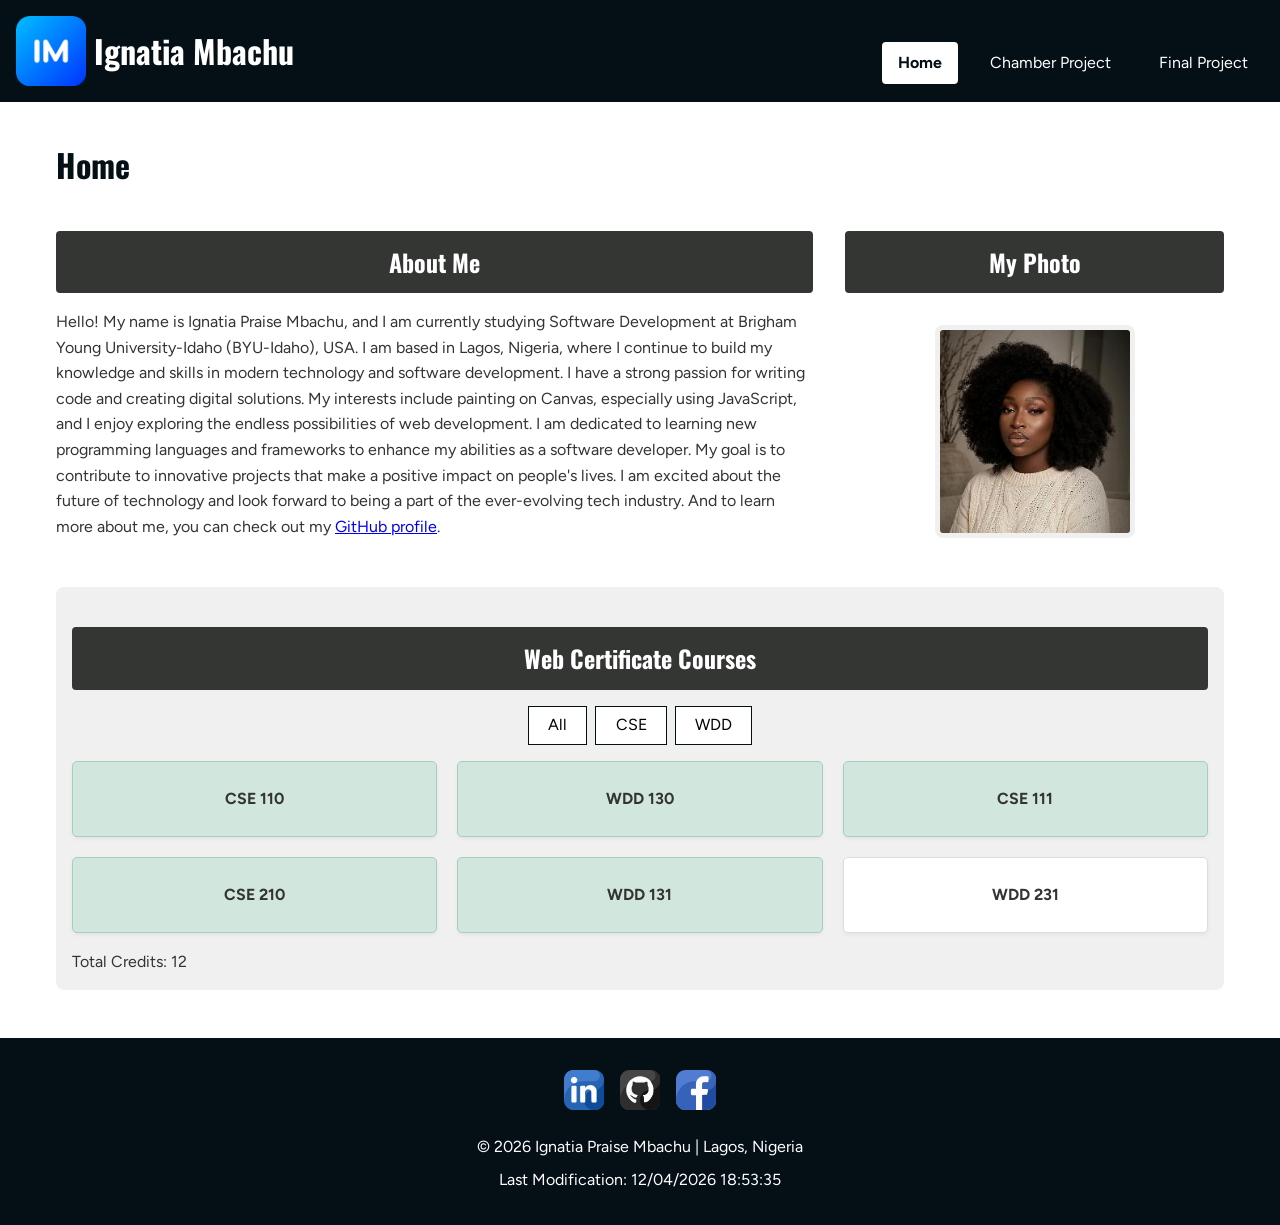
<file: index.html>
<!DOCTYPE html>
<html lang="en">
<head>

<meta charset="UTF-8">
<meta name="viewport" content="width=device-width, initial-scale=1.0">

<title>Ignatia Mbachu | WDD231 Home</title>
<meta name="description" content="Homepage for the WDD231 Frontend Web Development course featuring student projects, web design assignments, and learning resources.">
<meta name="author" content="Ignatia Praise Mbachu">

<link rel="stylesheet" href="styles/normalize.css">
<link rel="stylesheet" href="styles/small.css">
<link rel="stylesheet" href="styles/larger.css">

<link rel="preconnect" href="https://fonts.googleapis.com">
<link rel="preconnect" href="https://fonts.gstatic.com" crossorigin>
<link href="https://fonts.googleapis.com/css2?family=Figtree:ital,wght@0,300..900;1,300..900&family=Oswald:wght@200..700&display=swap" rel="stylesheet">

<script src="scripts/navigation.js" defer></script>
<script src="scripts/date.js" defer></script>
<script src="scripts/course.js" defer></script>

</head>

<body>

<header class="site-header">
<div class="logo">
  <img src="images/logo.png" alt="site logo" class="logo-icon">
  <span>Ignatia Mbachu</span>
</div>

<button type="button" id="menu">☰</button>

<nav class="main-nav">
  <ul class="navigation">
    <li><a href="index.html" class="active">Home</a></li>
    <li><a href="https://praizarts.github.io/wdd231/chamber/">Chamber Project</a></li>
    <li><a href="https://praizarts.github.io/wdd231/final-project/">Final Project</a></li>
  </ul>
</nav>

</header>

<main>
  <h1>Home</h1>
  <div class="top-container">
    <section class="about">
      <h2>About Me</h2>
      <p>
        Hello! My name is Ignatia Praise Mbachu, and I am currently studying Software Development at Brigham Young University-Idaho (BYU-Idaho), USA. I am based in Lagos, Nigeria, where I continue to build my knowledge and skills in modern technology and software development.
        I have a strong passion for writing code and creating digital solutions. My interests include painting on Canvas, especially using JavaScript, and I enjoy exploring the endless possibilities of web development. I am dedicated to learning new programming languages and frameworks to enhance my abilities as a software developer.

        My goal is to contribute to innovative projects that make a positive impact on people's lives. I am excited about the future of technology and look forward to being a part of the ever-evolving tech industry. And to learn more about me, you can check out my <a href="https://praizarts.github.io/wdd231/">GitHub profile</a>.
       
      </p>
    </section>
<section class="photo">
  <h2>My Photo</h2>
  <div class="image-placeholder">
    <img src="images/priase.jpg" alt="Student photo" width="140">
  </div>
</section>
  </div>

  <section class="courses">
    <h2>Web Certificate Courses</h2>
    <div class="buttons">
      <button type="button" id="btn-all">All</button>
      <button type="button" id="btn-cse">CSE</button>
      <button type="button" id="btn-wdd">WDD</button>
    </div>
    <div id="course-container"></div>
    <p>Total Credits: <span id="total-credits"></span></p>
  </section>
</main>

<footer>
  <div class="social">
    <a href="https://linkedin.com">
  <img src="images/linkedin.svg" alt="LinkedIn social media icon" width="40"></a>
    <a href="https://github.com">
  <img src="images/github.svg" alt="GitHub developer profile icon" width="40"></a>
    <a href="https://facebook.com">
  <img src="images/facebook.svg" alt="Facebook social media icon" width="40"></a>
  </div>
  <p>
    © <span id="year"></span> Ignatia Praise Mbachu | Lagos, Nigeria
  </p>
  <p id="lastModified"></p>
</footer>

</body>
</html>
</file>
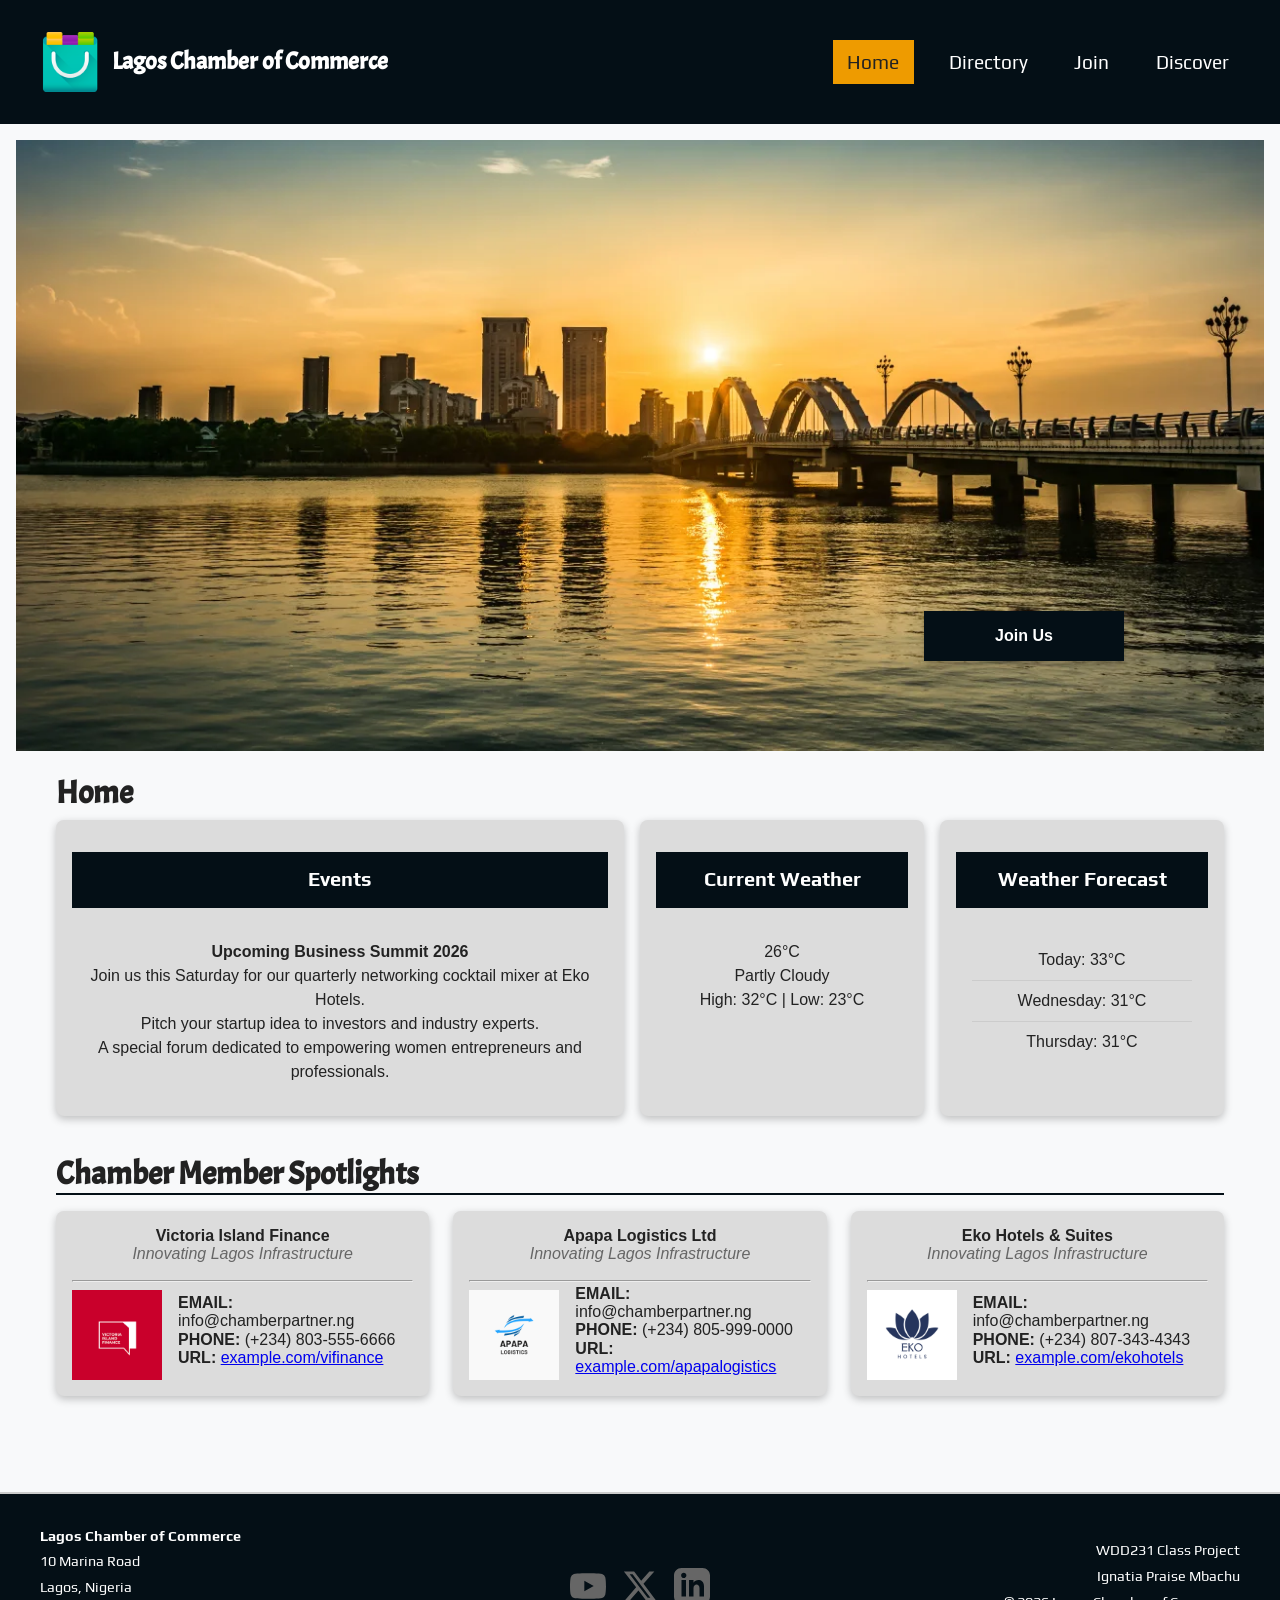
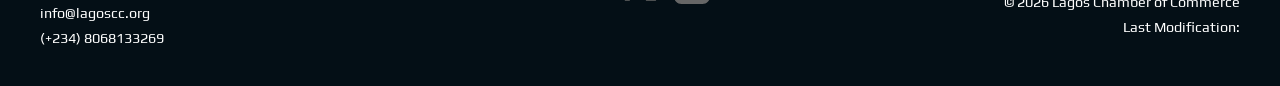
<file: chamber/index.html>
<!DOCTYPE html>
<html lang="en">
<head>
    <meta charset="UTF-8">
    <meta name="viewport" content="width=device-width, initial-scale=1.0">
    <meta name="description"
        content="Explore the Lagos Chamber of Commerce Business Directory featuring trusted businesses, networking opportunities, and local industry connections.">
    <meta name="author" content="Ignatia Praise Mbachu">
    <title>Lagos Chamber of Commerce | Home</title>

    <!-- Favicon -->
    <link rel="icon" href="images/favicon.ico" type="image/x-icon">

    <!-- Facebook / Open Graph Meta Tags -->
    <meta property="og:title" content="Lagos Chamber of Commerce | Homepage">
        <meta property="og:description"
        content="Discover businesses, organizations, and networking opportunities through the Lagos Chamber of Commerce Directory.">
        <meta property="og:image"
        content="https://praizarts.github.io/wdd231/chamber/images/logo.png">
        <meta property="og:url"
        content="https://praizarts.github.io/wdd231/chamber/index.html">
        <meta property="og:type" content="website">

    <!-- CSS -->
    <link rel="stylesheet" href="styles/normalize.css">
    <link rel="stylesheet" href="styles/small.css">
    <link rel="stylesheet" href="styles/larger.css">
    <link rel="preconnect" href="https://fonts.googleapis.com">
    <link rel="preconnect" href="https://fonts.gstatic.com" crossorigin>
    <link href="https://fonts.googleapis.com/css2?family=Acme&family=Play:wght@400;700&display=swap" rel="stylesheet">

    <!-- JavaScript -->
    <script defer src="scripts/home.js"></script>
</head>
<body>

<header>
        <div class="header-container">
            <div class="logo-area">
               <img src="images/logo.png" alt="Logo" class="logo">
                <span class="site-title">Lagos Chamber of Commerce</span>
            </div>
            
            <button id="hamburger" type="button" aria-label="Toggle Navigation Menu">☰</button>
            
            <nav id="navigation">
                <ul>
                    <li><a href="index.html" class="active">Home</a></li>
                    <li><a href="directory.html">Directory</a></li>
                    <li><a href="join.html">Join</a></li>
                    <li><a href="discover.html">Discover</a></li>
                </ul>
            </nav>
        </div>
    </header>

    <main>
    <div class="hero">
        <picture>
    <!-- Large screens -->
    <source 
        srcset="images/eko-large.webp" 
        media="(min-width: 1024px)">

    <!-- Medium screens -->
    <source 
        srcset="images/eko-medium.webp" 
        media="(min-width: 600px)">

    <!-- Small screens fallback -->
    <img 
        src="images/eko-small.webp" 
        alt="Lagos Hero Banner" 
        class="hero-img">
</picture>
        <div class="hero-cta">
            <a href="join.html" class="cta-btn">Join Us</a>
        </div>
    </div>
    <section class="home-grid">
      <h1>Home</h1>
    <div class="info-grid">
        <section class="weather-card events-card">
            <h2>Events</h2>
            <div class="card-content">
                <p><strong>Upcoming Business Summit 2026</strong></p>
                <p>Join us this Saturday for our quarterly networking cocktail mixer at Eko Hotels.</p>
                <p>Pitch your startup idea to investors and industry experts.</p>
                <p>A special forum dedicated to empowering women entrepreneurs and professionals.</p>
            </div>
        </section>

        <section class="weather-card weather-current">
            <h2>Current Weather</h2>
            <div id="current-weather-content" class="card-content weather-layout">
                <p>Loading current weather...</p>
            </div>
        </section>

        <section class="weather-card weather-forecast">
            <h2>Weather Forecast</h2>
            <div id="forecast-content" class="card-content">
                <p>Loading forecast...</p>
            </div>
        </section>
    </div>

    <section class="spotlight-section">
        <h2>Chamber Member Spotlights</h2>
        <div id="spotlight-container" class="spotlight-grid">
            <p>Loading featured members...</p>
        </div>
    </section>
     </section>
</main>

<footer>
        <div class="footer-container">
            <div class="footer-column contact-info">
                <strong>Lagos Chamber of Commerce</strong>
                <p>10 Marina Road</p>
                <p>Lagos, Nigeria</p>
                <p>info@lagoscc.org</p>
                <p>(+234) 8068133269</p>
            </div>
            
            <div class="footer-column social-links">
                <a href="https://youtube.com" aria-label="YouTube Channel" target="_blank" rel="noopener">
                    <svg width="36" height="36" viewBox="0 0 24 24" fill="currentColor"><path d="M23.498 6.186a3.016 3.016 0 0 0-2.122-2.136C19.505 3.545 12 3.545 12 3.545s-7.505 0-9.377.505A3.017 3.017 0 0 0 .502 6.186C0 8.07 0 12 0 12s0 3.93.502 5.814a3.016 3.016 0 0 0 2.122 2.136c1.871.505 9.376.505 9.376.505s7.505 0 9.377-.505a3.015 3.015 0 0 0 2.122-2.136C24 15.93 24 12 24 12s0-3.93-.502-5.814zM9.545 15.568V8.432L15.818 12l-6.273 3.568z"/></svg>
                </a>
                <a href="https://twitter.com" aria-label="Twitter Profile" target="_blank" rel="noopener">
                    <svg width="36" height="36" viewBox="0 0 24 24" fill="currentColor"><path d="M18.244 2.25h3.308l-7.227 8.26 8.502 11.24H16.17l-5.214-6.817L4.99 21.75H1.68l7.73-8.835L1.254 2.25H8.08l4.713 6.231zm-1.161 17.52h1.833L7.084 4.126H5.117z"/></svg>
                </a>
                <a href="https://linkedin.com" aria-label="LinkedIn Page" target="_blank" rel="noopener">
                    <svg width="36" height="36" viewBox="0 0 24 24" fill="currentColor"><path d="M19 0h-14c-2.761 0-5 2.239-5 5v14c0 2.761 2.239 5 5 5h14c2.762 0 5-2.239 5-5v-14c0-2.761-2.238-5-5-5zm-11 19h-3v-11h3v11zm-1.5-12.268c-.966 0-1.75-.79-1.75-1.764s.784-1.764 1.75-1.764 1.75.79 1.75 1.764-.783 1.764-1.75 1.764zm13.5 12.268h-3v-5.604c0-3.368-4-3.113-4 0v5.604h-3v-11h3v1.765c1.396-2.586 7-2.777 7 2.476v6.759z"/></svg>
                </a>
            </div>
            
            <div class="footer-column class-meta">
                <p>WDD231 Class Project</p>
                <p>Ignatia Praise Mbachu</p>
                <p>&copy; <span id="current-year"></span> Lagos Chamber of Commerce</p>
                <p>Last Modification: <span id="last-modified"></span></p>
            </div>
        </div>
    </footer>
</body>
</html>
</file>
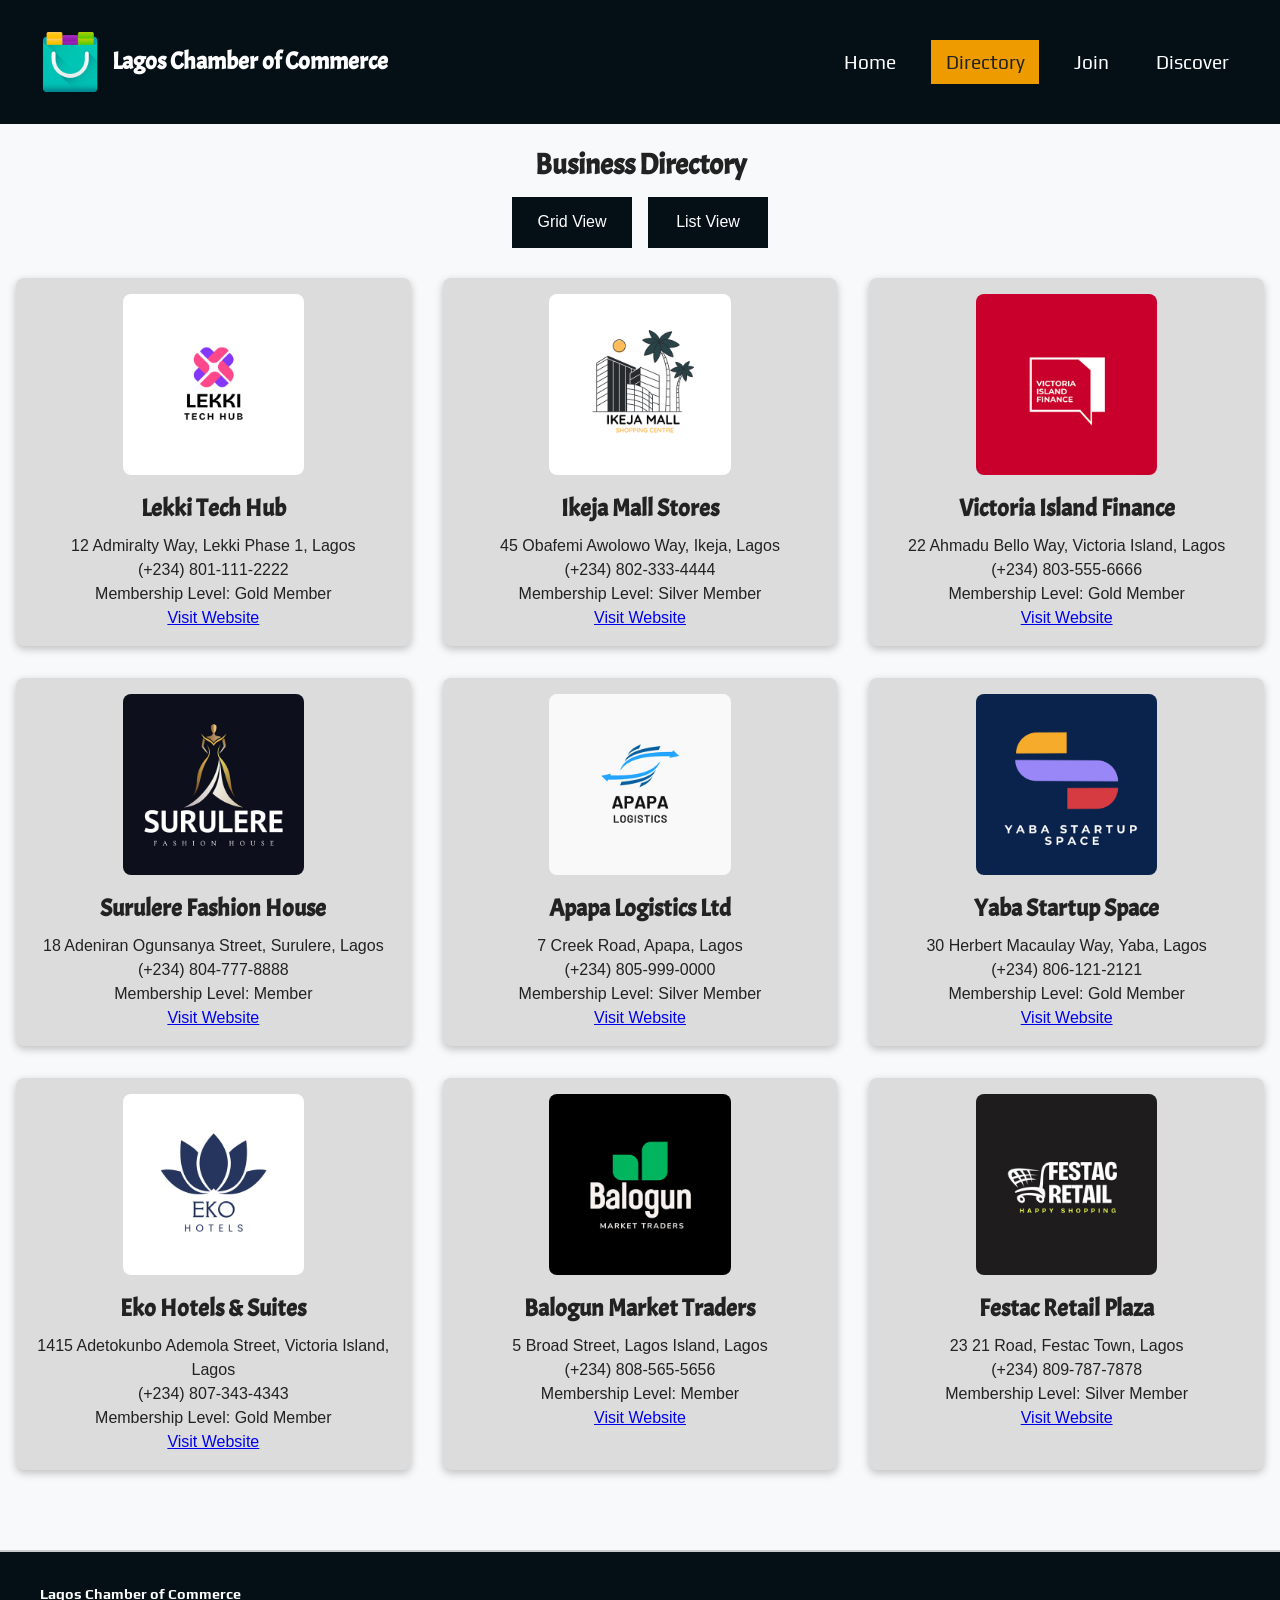
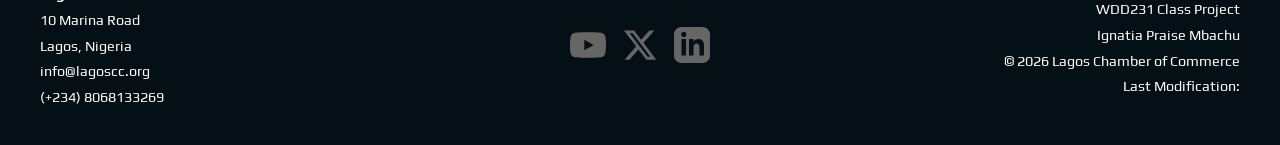
<file: chamber/directory.html>
<!DOCTYPE html>
<html lang="en">
<head>
    <meta charset="UTF-8">
    <meta name="viewport" content="width=device-width, initial-scale=1.0">
    <meta name="description"
        content="Explore the Lagos Chamber of Commerce Business Directory featuring trusted businesses, networking opportunities, and local industry connections.">
    <meta name="author" content="Ignatia Praise Mbachu">
    <title>Lagos Chamber of Commerce | Business Directory</title>

    <!-- Favicon -->
    <link rel="icon" href="images/favicon.ico" type="image/x-icon">

    <!-- Facebook / Open Graph Meta Tags -->
    <meta property="og:title" content="Lagos Chamber of Commerce | Business Directory">
        <meta property="og:description"
        content="Discover businesses, organizations, and networking opportunities through the Lagos Chamber of Commerce Directory.">
        <meta property="og:image"
        content="https://praizarts.github.io/wdd231/chamber/images/logo.png">
        <meta property="og:url"
        content="https://praizarts.github.io/wdd231/chamber/directory.html">
        <meta property="og:type" content="website">

    <!-- CSS -->
    <link rel="stylesheet" href="styles/normalize.css">
    <link rel="stylesheet" href="styles/small.css">
    <link rel="stylesheet" href="styles/larger.css">
    <link rel="preconnect" href="https://fonts.googleapis.com">
    <link rel="preconnect" href="https://fonts.gstatic.com" crossorigin>
    <link href="https://fonts.googleapis.com/css2?family=Acme&family=Play:wght@400;700&display=swap" rel="stylesheet">

    <!-- JavaScript -->
    <script defer src="scripts/directory.js"></script>
</head>

<body>

<header>
        <div class="header-container">
            <div class="logo-area">
               <img src="images/logo.png" alt="Logo" class="logo">
                <span class="site-title">Lagos Chamber of Commerce</span>
            </div>
            
            <button id="hamburger" type="button" aria-label="Toggle Navigation Menu">☰</button>
            
            <nav id="navigation">
                <ul>
                    <li><a href="index.html">Home</a></li>
                    <li><a href="directory.html" class="active">Directory</a></li>
                    <li><a href="join.html">Join</a></li>
                    <li><a href="discover.html">Discover</a></li>
                </ul>
            </nav>
        </div>
    </header>

<main>
    <h1 class="directory-title">Business Directory</h1>

    <div class="view-buttons">
        <button type="button" id="grid">Grid View</button>
        <button type="button" id="list">List View</button>
        </div>
    <div  id="members" class="grid"></div>
</main>

<footer>
        <div class="footer-container">
            <div class="footer-column contact-info">
                <strong>Lagos Chamber of Commerce</strong>
                <p>10 Marina Road</p>
                <p>Lagos, Nigeria</p>
                <p>info@lagoscc.org</p>
                <p>(+234) 8068133269</p>
            </div>
            
            <div class="footer-column social-links">
                <a href="https://youtube.com" aria-label="YouTube Channel" target="_blank" rel="noopener">
                    <svg width="36" height="36" viewBox="0 0 24 24" fill="currentColor"><path d="M23.498 6.186a3.016 3.016 0 0 0-2.122-2.136C19.505 3.545 12 3.545 12 3.545s-7.505 0-9.377.505A3.017 3.017 0 0 0 .502 6.186C0 8.07 0 12 0 12s0 3.93.502 5.814a3.016 3.016 0 0 0 2.122 2.136c1.871.505 9.376.505 9.376.505s7.505 0 9.377-.505a3.015 3.015 0 0 0 2.122-2.136C24 15.93 24 12 24 12s0-3.93-.502-5.814zM9.545 15.568V8.432L15.818 12l-6.273 3.568z"/></svg>
                </a>
                <a href="https://twitter.com" aria-label="Twitter Profile" target="_blank" rel="noopener">
                    <svg width="36" height="36" viewBox="0 0 24 24" fill="currentColor"><path d="M18.244 2.25h3.308l-7.227 8.26 8.502 11.24H16.17l-5.214-6.817L4.99 21.75H1.68l7.73-8.835L1.254 2.25H8.08l4.713 6.231zm-1.161 17.52h1.833L7.084 4.126H5.117z"/></svg>
                </a>
                <a href="https://linkedin.com" aria-label="LinkedIn Page" target="_blank" rel="noopener">
                    <svg width="36" height="36" viewBox="0 0 24 24" fill="currentColor"><path d="M19 0h-14c-2.761 0-5 2.239-5 5v14c0 2.761 2.239 5 5 5h14c2.762 0 5-2.239 5-5v-14c0-2.761-2.238-5-5-5zm-11 19h-3v-11h3v11zm-1.5-12.268c-.966 0-1.75-.79-1.75-1.764s.784-1.764 1.75-1.764 1.75.79 1.75 1.764-.783 1.764-1.75 1.764zm13.5 12.268h-3v-5.604c0-3.368-4-3.113-4 0v5.604h-3v-11h3v1.765c1.396-2.586 7-2.777 7 2.476v6.759z"/></svg>
                </a>
            </div>
            
            <div class="footer-column class-meta">
                <p>WDD231 Class Project</p>
                <p>Ignatia Praise Mbachu</p>
                <p>&copy; <span id="current-year"></span> Lagos Chamber of Commerce</p>
                <p>Last Modification: <span id="last-modified"></span></p>
            </div>
        </div>
    </footer>
</body>
</html>
</file>
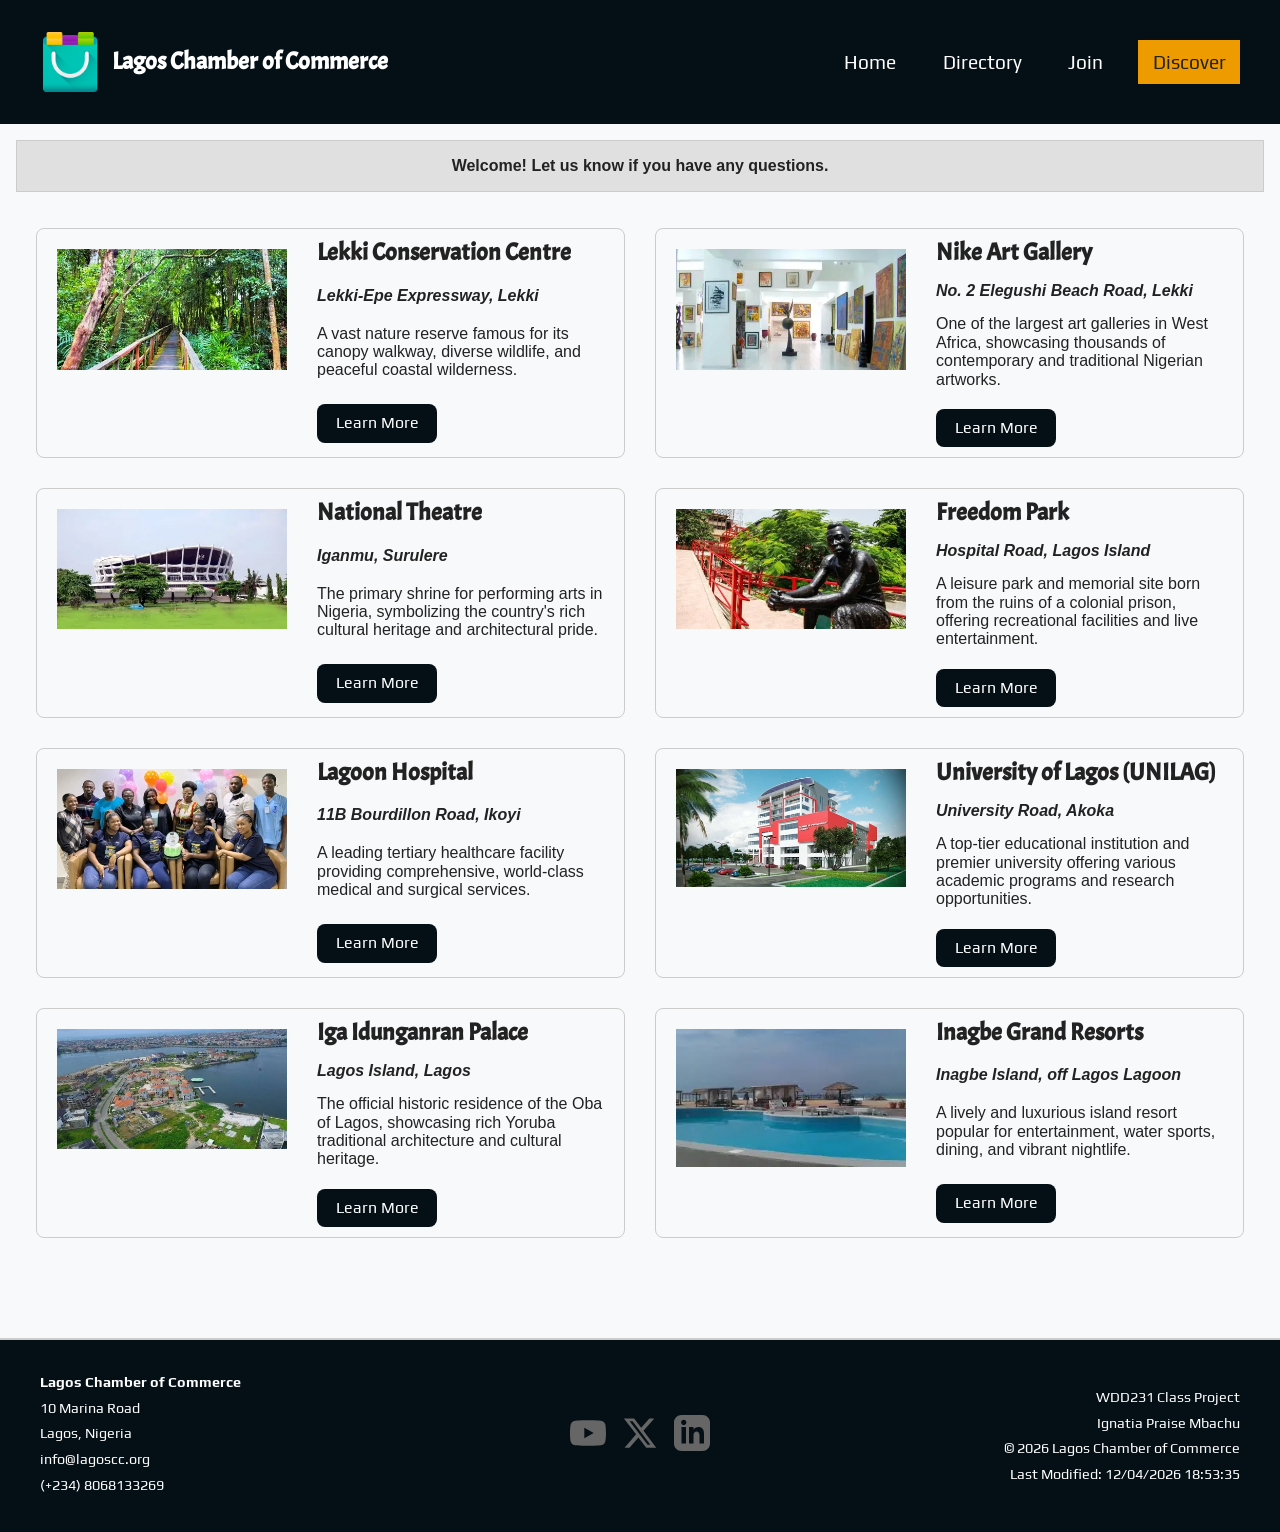
<file: chamber/discover.html>
<!DOCTYPE html>
<html lang="en">
<head>
    <meta charset="UTF-8">
    <meta name="viewport" content="width=device-width, initial-scale=1.0">
    <meta name="description"
        content="Explore Lagos sights, culture, and business opportunities with the Lagos Chamber of Commerce Discover page.">
    <meta name="author" content="Ignatia Praise Mbachu">
    <title>Lagos Chamber of Commerce | Discover Lagos</title>

    <!-- Favicon -->
    <link rel="icon" href="images/favicon.ico" type="image/x-icon">

    <!-- Facebook / Open Graph Meta Tags -->
    <meta property="og:title" content="Lagos Chamber of Commerce | Discover Lagos">
        <meta property="og:description"
        content="Discover the sights, culture, and business opportunities in Lagos with the Lagos Chamber of Commerce.">
        <meta property="og:image"
        content="https://praizarts.github.io/wdd231/chamber/images/logo.png">
        <meta property="og:url"
        content="https://praizarts.github.io/wdd231/chamber/discover.html">
        <meta property="og:type" content="website">

    <!-- CSS -->
    <link rel="stylesheet" href="styles/normalize.css">
    <link rel="stylesheet" href="styles/small.css">
    <link rel="stylesheet" href="styles/larger.css">
    <link rel="preconnect" href="https://fonts.googleapis.com">
    <link rel="preconnect" href="https://fonts.gstatic.com" crossorigin>
    <link href="https://fonts.googleapis.com/css2?family=Acme&family=Play:wght@400;700&display=swap" rel="stylesheet">

    <!-- JavaScript -->
    <script src="scripts/discover.js" type="module"></script>
</head>

<body>

<header>
        <div class="header-container">
            <div class="logo-area">
               <img src="images/logo.png" alt="Logo" class="logo">
                <span class="site-title">Lagos Chamber of Commerce</span>
            </div>
            
            <button id="hamburger" type="button" aria-label="Toggle Navigation Menu">☰</button>
            
            <nav id="navigation">
                <ul>
                    <li><a href="index.html">Home</a></li>
                    <li><a href="directory.html">Directory</a></li>
                    <li><a href="join.html">Join</a></li>
                    <li><a href="discover.html" class="active">Discover</a></li>
                </ul>
            </nav>
        </div>
    </header>
<!-- Main Content  -->
    <main>
<div id="visitor-message" class="visitor-banner"></div>
       <section class="discover-grid">
        <h1 class="discover-title">Discover Lagos</h1>
    </section>
</main>

<!-- Footer -->
    <footer>
        <div class="footer-container">
            <div class="footer-column contact-info">
                <strong>Lagos Chamber of Commerce</strong>
                <p>10 Marina Road</p>
                <p>Lagos, Nigeria</p>
                <p>info@lagoscc.org</p>
                <p>(+234) 8068133269</p>
            </div>
            
            <div class="footer-column social-links">
                <a href="https://youtube.com" aria-label="YouTube Channel" target="_blank" rel="noopener">
                    <svg width="36" height="36" viewBox="0 0 24 24" fill="currentColor"><path d="M23.498 6.186a3.016 3.016 0 0 0-2.122-2.136C19.505 3.545 12 3.545 12 3.545s-7.505 0-9.377.505A3.017 3.017 0 0 0 .502 6.186C0 8.07 0 12 0 12s0 3.93.502 5.814a3.016 3.016 0 0 0 2.122 2.136c1.871.505 9.376.505 9.376.505s7.505 0 9.377-.505a3.015 3.015 0 0 0 2.122-2.136C24 15.93 24 12 24 12s0-3.93-.502-5.814zM9.545 15.568V8.432L15.818 12l-6.273 3.568z"/></svg>
                </a>
                <a href="https://twitter.com" aria-label="Twitter Profile" target="_blank" rel="noopener">
                    <svg width="36" height="36" viewBox="0 0 24 24" fill="currentColor"><path d="M18.244 2.25h3.308l-7.227 8.26 8.502 11.24H16.17l-5.214-6.817L4.99 21.75H1.68l7.73-8.835L1.254 2.25H8.08l4.713 6.231zm-1.161 17.52h1.833L7.084 4.126H5.117z"/></svg>
                </a>
                <a href="https://linkedin.com" aria-label="LinkedIn Page" target="_blank" rel="noopener">
                    <svg width="36" height="36" viewBox="0 0 24 24" fill="currentColor"><path d="M19 0h-14c-2.761 0-5 2.239-5 5v14c0 2.761 2.239 5 5 5h14c2.762 0 5-2.239 5-5v-14c0-2.761-2.238-5-5-5zm-11 19h-3v-11h3v11zm-1.5-12.268c-.966 0-1.75-.79-1.75-1.764s.784-1.764 1.75-1.764 1.75.79 1.75 1.764-.783 1.764-1.75 1.764zm13.5 12.268h-3v-5.604c0-3.368-4-3.113-4 0v5.604h-3v-11h3v1.765c1.396-2.586 7-2.777 7 2.476v6.759z"/></svg>
                </a>
            </div>
            
            <div class="footer-column class-meta">
                <p>WDD231 Class Project</p>
                <p>Ignatia Praise Mbachu</p>
                <p>&copy; <span id="current-year"></span> Lagos Chamber of Commerce</p>
                <p>Last Modified: <span id="lastModified"></span></p>
            </div>
        </div>
    </footer>
</body>
</html>
</file>
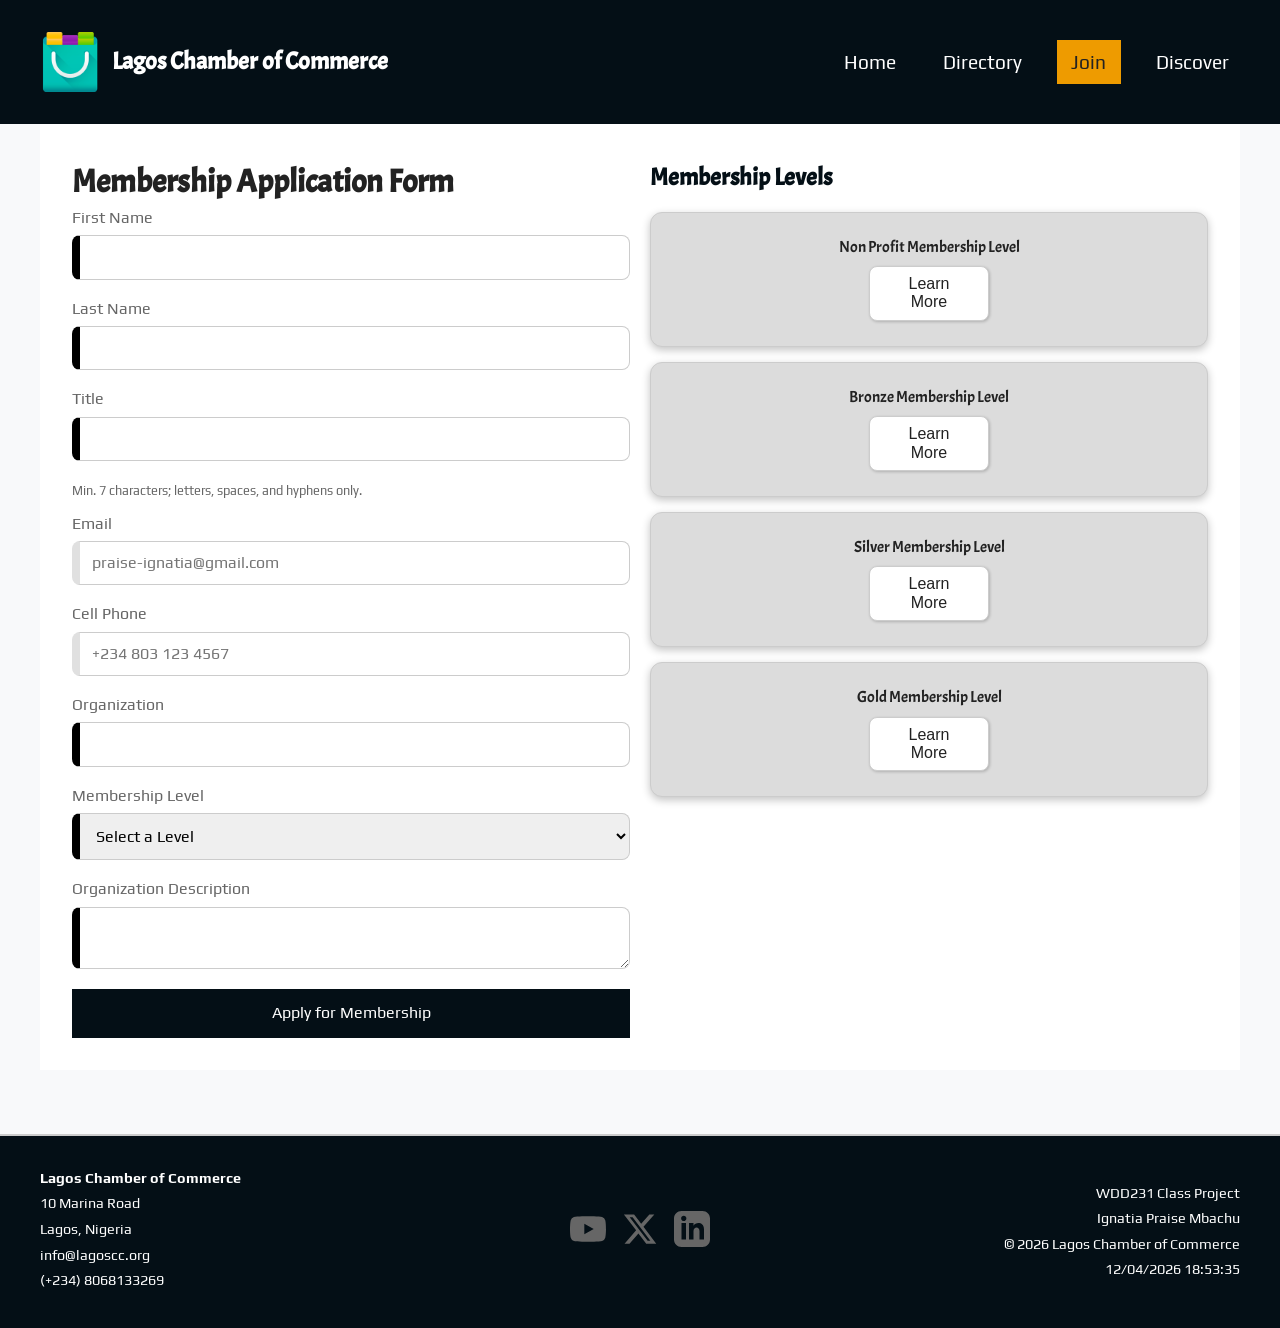
<file: chamber/join.html>
<!DOCTYPE html>
<html lang="en">
<head>
    <meta charset="UTF-8">
    <meta name="viewport" content="width=device-width, initial-scale=1.0">
    <meta name="description"
        content="Join the Lagos Chamber of Commerce and connect with a vibrant community of businesses, organizations, and professionals.">
    <meta name="author" content="Ignatia Praise Mbachu">
    <title>Lagos Chamber of Commerce | Join </title>

    <!-- Favicon -->
    <link rel="icon" href="images/favicon.ico" type="image/x-icon">

    <!-- Facebook / Open Graph Meta Tags -->
    <meta property="og:title" content="Lagos Chamber of Commerce | Business Directory">
        <meta property="og:description"
        content="Join the Lagos Chamber of Commerce and connect with a vibrant community of businesses, organizations, and professionals.">
        <meta property="og:image"
        content="https://praizarts.github.io/wdd231/chamber/images/logo.png">
        <meta property="og:url"
        content="https://praizarts.github.io/wdd231/chamber/join.html">
        <meta property="og:type" content="website">

    <!-- CSS -->
    <link rel="stylesheet" href="styles/normalize.css">
    <link rel="stylesheet" href="styles/small.css">
    <link rel="stylesheet" href="styles/larger.css">
    <link rel="preconnect" href="https://fonts.googleapis.com">
    <link rel="preconnect" href="https://fonts.gstatic.com" crossorigin>
    <link href="https://fonts.googleapis.com/css2?family=Acme&family=Play:wght@400;700&display=swap" rel="stylesheet">

    <!-- JavaScript -->
    <script defer src="scripts/join.js"></script>
</head>

<body>
<!--Header-->
<header>
        <div class="header-container">
            <div class="logo-area">
               <img src="images/logo.png" alt="Logo" class="logo">
                <span class="site-title">Lagos Chamber of Commerce</span>
            </div>
            
            <button id="hamburger" type="button" aria-label="Toggle Navigation Menu">☰</button>
            
            <nav id="navigation">
                <ul>
                    <li><a href="index.html">Home</a></li>
                    <li><a href="directory.html">Directory</a></li>
                    <li><a href="join.html" class="active">Join</a></li>
                    <li><a href="discover.html">Discover</a></li>
                </ul>
            </nav>
        </div>
    </header>
    <!-- The main content of the Join page -->
    <main class="join-main">
        <section class="form-section">
            <h1>Membership Application Form</h1>
            <form method="get" action="thankyou.html">
                <label>First Name
                    <input type="text" name="fname" autocomplete="given-name" required title="Enter your first name">
                </label>
                <label>Last Name
                    <input type="text" name="lname" autocomplete="family-name" required title="Enter your last name">
                </label>
                <label>Title
                    <input type="text" name="title" autocomplete="organization-title" 
                           pattern="[A-Za-z\s-]{7,}" title="Alpha characters, hyphens, and spaces only. Min 7 chars." required>
                           <small>Min. 7 characters; letters, spaces, and hyphens only.</small>
                </label>
                <label>Email
                    <input type="email" name="email" placeholder="praise-ignatia@gmail.com" autocomplete="email" required title="Enter a valid email">
                </label>
                <label>Cell Phone
                    <input type="tel" name="phone" placeholder="+234 803 123 4567" autocomplete="tel" required title="Enter your phone number">
                </label>
                <label>Organization
                    <input type="text" name="organization" autocomplete="organization" required title="Enter your organization name">
                </label>
                
                <label>Membership Level
                    <select name="membership" required>
                        <option value="" selected disabled>Select a Level</option>
                        <option value="np">Non-Profit (NP)</option>
                        <option value="bronze">Bronze</option>
                        <option value="silver">Silver</option>
                        <option value="gold">Gold</option>
                    </select>
                </label>

                <label>Organization Description
                    <textarea name="description" title="Describe your business"></textarea>
                </label>

                <input type="hidden" id="timestamp" name="timestamp">
                <button type="submit" class="submit-btn">Apply for Membership</button>
            </form>
        </section>

        <section class="levels-section">
            <h2>Membership Levels</h2>
            <div class="membership-card" id="np-card">
                <p>Non Profit Membership Level</p>
                <button type="button" class="open-modal" data-modal="np-modal">Learn More</button>
            </div>
            <div class="membership-card" id="bronze-card">
                <p>Bronze Membership Level</p>
                <button type="button" class="open-modal" data-modal="bronze-modal">Learn More</button>
            </div>
            <div class="membership-card" id="silver-card">
                <p>Silver Membership Level</p>
                <button type="button" class="open-modal" data-modal="silver-modal">Learn More</button>
            </div>
            <div class="membership-card" id="gold-card">
                <p>Gold Membership Level</p>
                <button type="button" class="open-modal" data-modal="gold-modal">Learn More</button>
            </div>
        </section>

        <dialog id="np-modal">
    <h3>Non-Profit Membership Benefits</h3>
    <ul>
        <li><strong>Eligibility:</strong> Exclusive to 501(c)(3) organizations.</li>
        <li><strong>Basic Listing:</strong> Inclusion in our digital community directory.</li>
        <li><strong>Event Access:</strong> Invitation to monthly community mixers.</li>
        <li><strong>Newsletter:</strong> Subscription to the "Chamber Pulse" weekly update.</li>
    </ul>
    <button type="button" class="close-modal">Close</button>
</dialog>

<dialog id="bronze-modal">
    <h3>Bronze Membership Benefits</h3>
    <ul>
        <li><strong>General Membership:</strong> Open to all small businesses and startups.</li>
        <li><strong>Enhanced Listing:</strong> Directory listing with your business logo and social media links.</li>
        <li><strong>Spotlight Feature:</strong> One "New Member Spotlight" post on our official Facebook page.</li>
        <li><strong>Training:</strong> Access to "Business Basics" webinar recordings.</li>
        <li><strong>Ribbon Cutting:</strong> Complimentary grand opening or anniversary ceremony support.</li>
    </ul>
    <button type="button" class="close-modal">Close</button>
</dialog>

<dialog id="silver-modal">
    <h3>Silver Membership Benefits</h3>
    <ul>
        <li><strong>All Bronze Benefits included.</strong></li>
        <li><strong>Training Workshops:</strong> Free access for up to 3 employees.</li>
        <li><strong>Spotlight Feature:</strong> One dedicated social media post per quarter.</li>
        <li><strong>Directory Upgrade:</strong> Priority placement in the digital member directory.</li>
        <li><strong>Event Discounts:</strong> 10% discount on all Chamber banquet tickets.</li>
    </ul>
    <button type="button" class="close-modal">Close</button>
</dialog>

<dialog id="gold-modal">
    <h3>Gold Membership Benefits</h3>
    <ul>
        <li><strong>All Silver Benefits included.</strong></li>
        <li><strong>Homepage Spotlight:</strong> Permanent logo placement on the Chamber homepage.</li>
        <li><strong>VIP Access:</strong> 2 complimentary tickets to the Annual Gala.</li>
        <li><strong>Keynote Opportunities:</strong> First priority for speaking slots at networking luncheons.</li>
        <li><strong>Ad Credits:</strong> &#8358;175,000 annual credit toward Chamber digital advertising.</li>
        <li><strong>Board Eligibility:</strong> Exclusive eligibility to run for the Chamber Board of Directors.</li>
    </ul>
    <button type="button" class="close-modal">Close</button>
</dialog>
</main>

    <footer>
        <div class="footer-container">
            <div class="footer-column contact-info">
                <strong>Lagos Chamber of Commerce</strong>
                <p>10 Marina Road</p>
                <p>Lagos, Nigeria</p>
                <p>info@lagoscc.org</p>
                <p>(+234) 8068133269</p>
            </div>
            
            <div class="footer-column social-links">
                <a href="https://youtube.com" aria-label="YouTube Channel" target="_blank" rel="noopener">
                    <svg width="36" height="36" viewBox="0 0 24 24" fill="currentColor"><path d="M23.498 6.186a3.016 3.016 0 0 0-2.122-2.136C19.505 3.545 12 3.545 12 3.545s-7.505 0-9.377.505A3.017 3.017 0 0 0 .502 6.186C0 8.07 0 12 0 12s0 3.93.502 5.814a3.016 3.016 0 0 0 2.122 2.136c1.871.505 9.376.505 9.376.505s7.505 0 9.377-.505a3.015 3.015 0 0 0 2.122-2.136C24 15.93 24 12 24 12s0-3.93-.502-5.814zM9.545 15.568V8.432L15.818 12l-6.273 3.568z"/></svg>
                </a>
                <a href="https://twitter.com" aria-label="Twitter Profile" target="_blank" rel="noopener">
                    <svg width="36" height="36" viewBox="0 0 24 24" fill="currentColor"><path d="M18.244 2.25h3.308l-7.227 8.26 8.502 11.24H16.17l-5.214-6.817L4.99 21.75H1.68l7.73-8.835L1.254 2.25H8.08l4.713 6.231zm-1.161 17.52h1.833L7.084 4.126H5.117z"/></svg>
                </a>
                <a href="https://linkedin.com" aria-label="LinkedIn Page" target="_blank" rel="noopener">
                    <svg width="36" height="36" viewBox="0 0 24 24" fill="currentColor"><path d="M19 0h-14c-2.761 0-5 2.239-5 5v14c0 2.761 2.239 5 5 5h14c2.762 0 5-2.239 5-5v-14c0-2.761-2.238-5-5-5zm-11 19h-3v-11h3v11zm-1.5-12.268c-.966 0-1.75-.79-1.75-1.764s.784-1.764 1.75-1.764 1.75.79 1.75 1.764-.783 1.764-1.75 1.764zm13.5 12.268h-3v-5.604c0-3.368-4-3.113-4 0v5.604h-3v-11h3v1.765c1.396-2.586 7-2.777 7 2.476v6.759z"/></svg>
                </a>
            </div>
            
            <div class="footer-column class-meta">
                <p>WDD231 Class Project</p>
                <p>Ignatia Praise Mbachu</p>
                <p>&copy; <span id="current-year"></span> Lagos Chamber of Commerce</p>
                <p><span id="lastModified"></span></p>
            </div>
        </div>
    </footer>
</body>
</html>
</file>
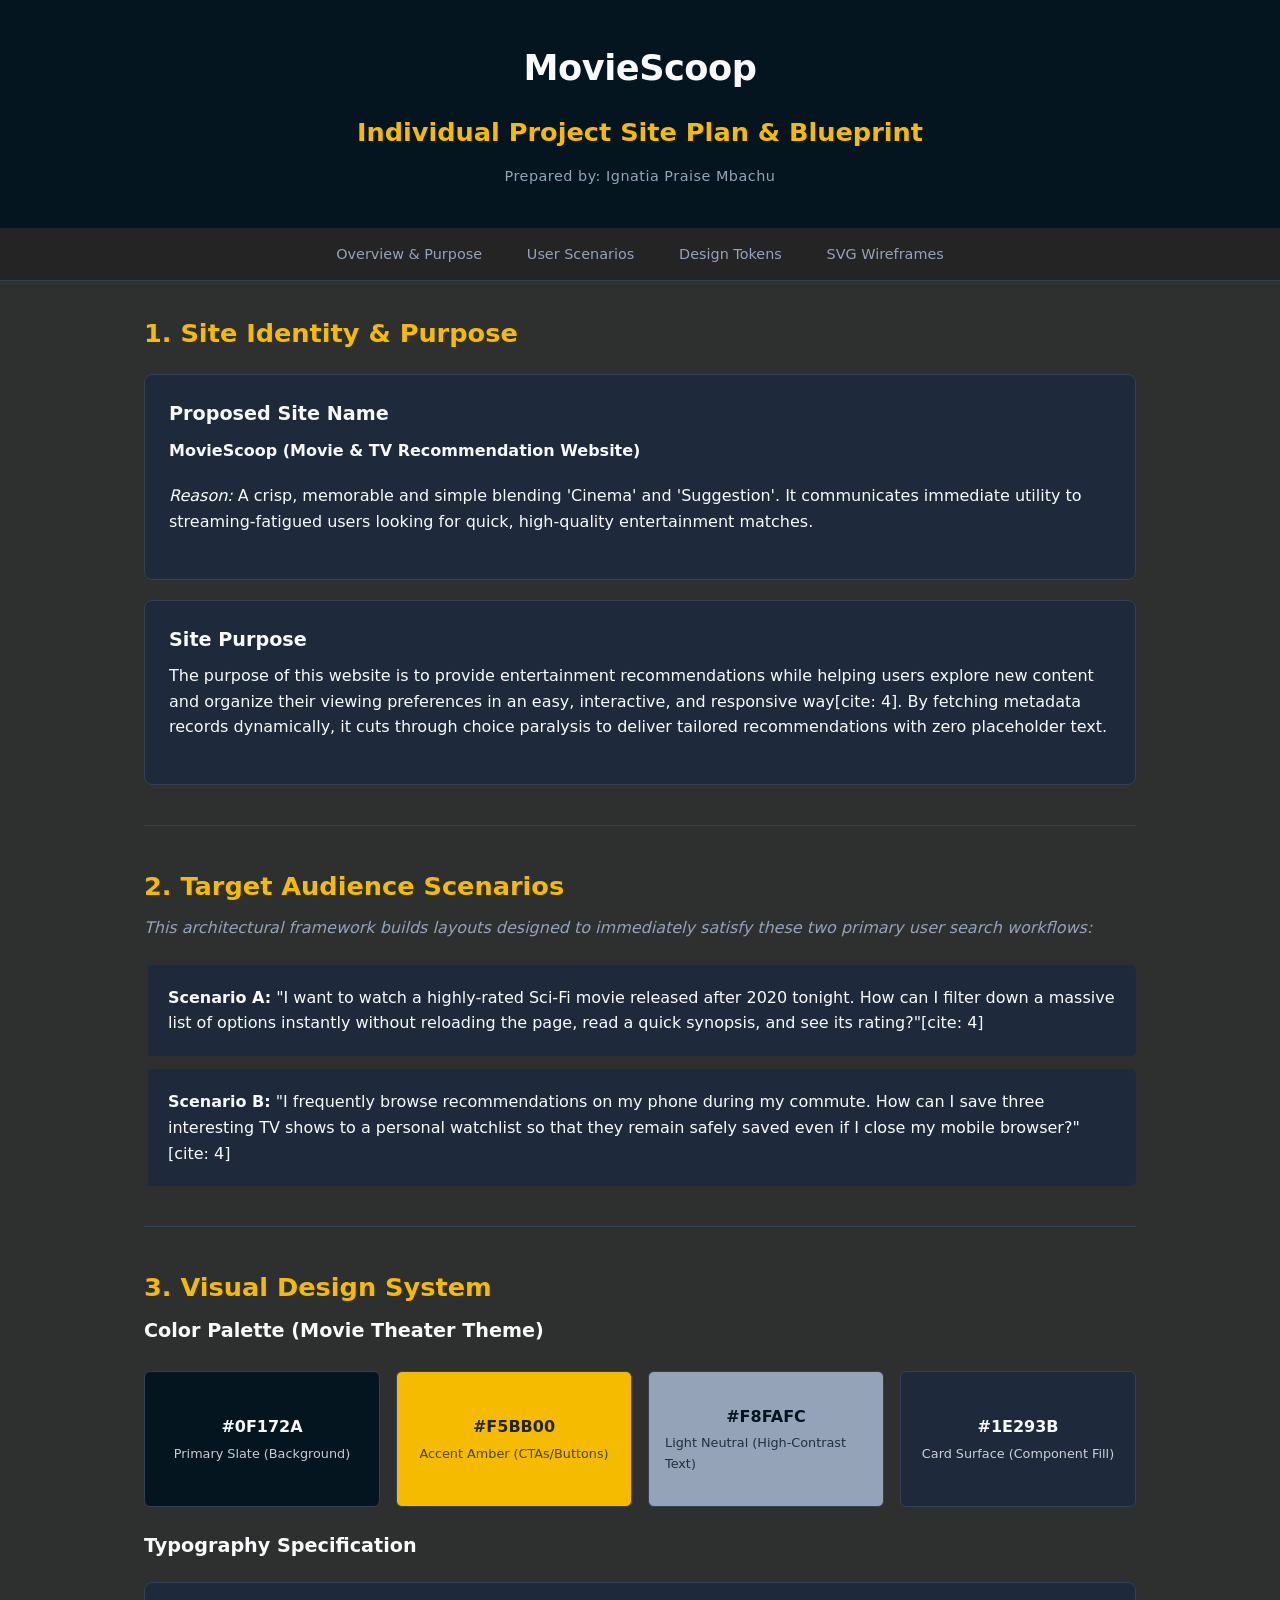
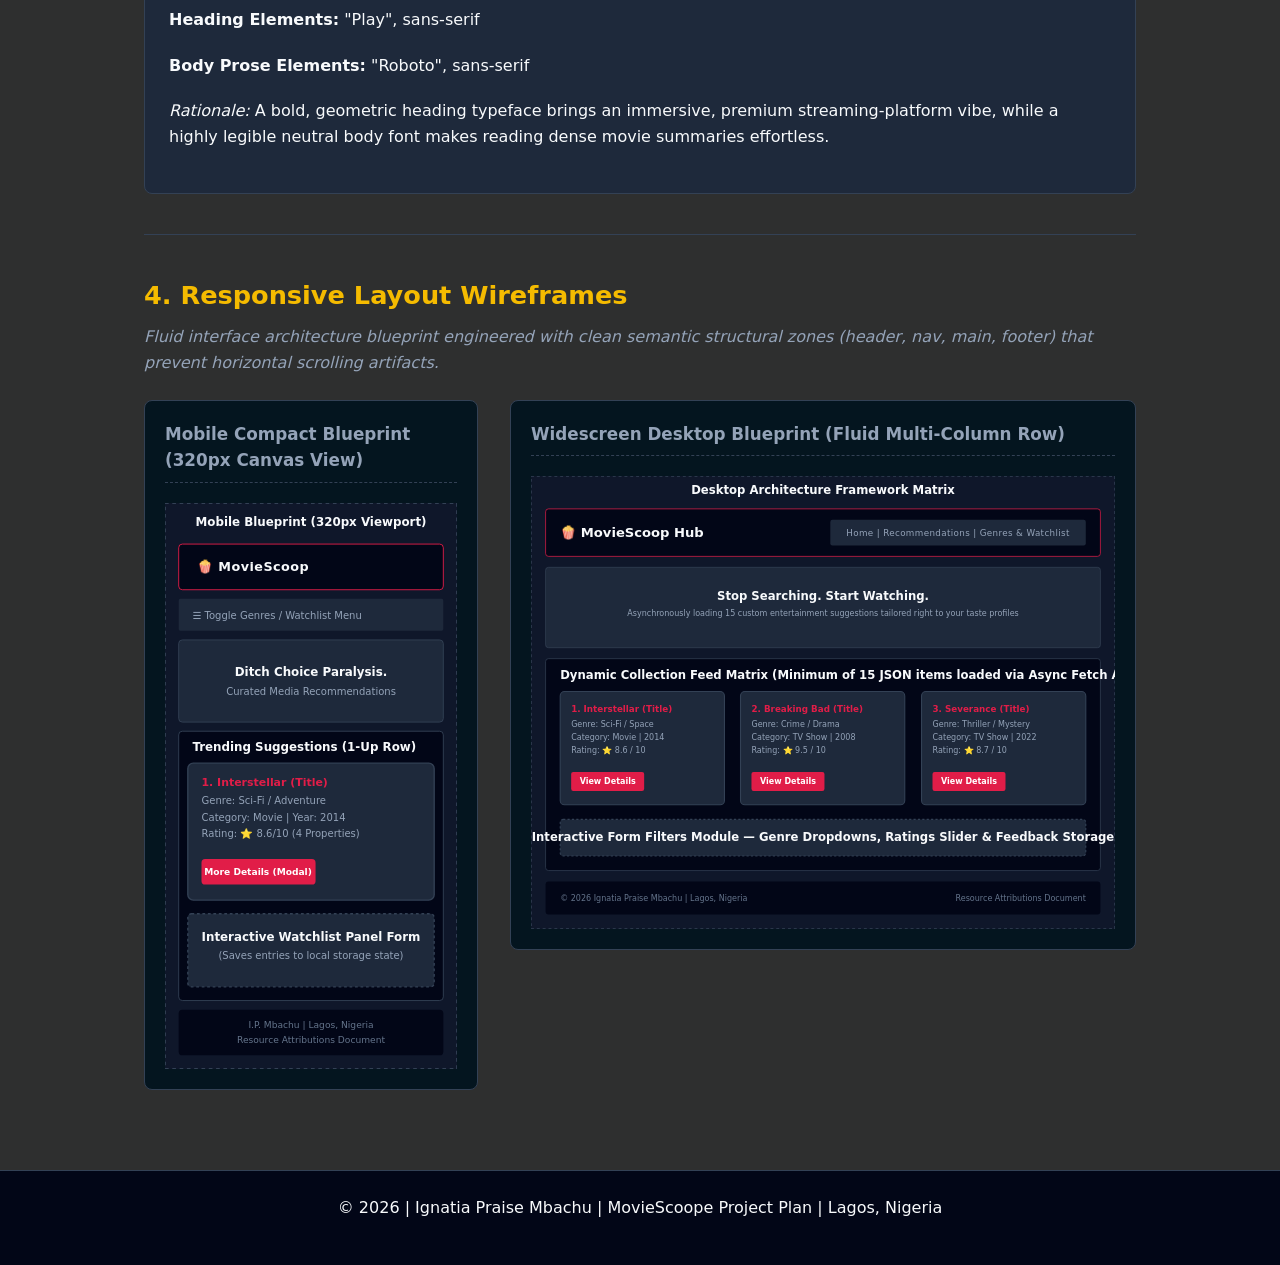
<file: final-project/site-plan.html>
<!DOCTYPE html>
<html lang="en">
<head>
    <meta charset="UTF-8">
    <meta name="viewport" content="width=device-width, initial-scale=1.0">
    <title>Site Plan - Movie & TV Recommendation Website</title>
    <meta name="description" content="Comprehensive site plan blueprint and structural design tokens for the Movie & TV Recommendation Website individual project.">
    <meta name="author" content="Ignatia Praise Mbachu">
    <link rel="stylesheet" href="styles/site-plan.css">
</head>
<body>
    <header>
        <h1>MovieScoop</h1>
        <h2>Individual Project Site Plan &amp; Blueprint</h2>
        <div class="author-credit">Prepared by: Ignatia Praise Mbachu</div>
    </header>

    <nav>
        <a href="#overview">Overview &amp; Purpose</a>
        <a href="#scenarios">User Scenarios</a>
        <a href="#design">Design Tokens</a>
        <a href="#wireframes">SVG Wireframes</a>
    </nav>

    <main>
        <!-- Section 1 & 2: Name & Purpose -->
        <section id="overview">
            <h2>1. Site Identity &amp; Purpose</h2>
            <div class="card">
                <h3>Proposed Site Name</h3>
                <p><strong>MovieScoop (Movie &amp; TV Recommendation Website)</strong></p>
                <p><em>Reason:</em> A crisp, memorable and simple blending 'Cinema' and 'Suggestion'. It communicates immediate utility to streaming-fatigued users looking for quick, high-quality entertainment matches.</p>
            </div>
            
            <div class="card">
                <h3>Site Purpose</h3>
                <p>The purpose of this website is to provide entertainment recommendations while helping users explore new content and organize their viewing preferences in an easy, interactive, and responsive way[cite: 4]. By fetching metadata records dynamically, it cuts through choice paralysis to deliver tailored recommendations with zero placeholder text.</p>
            </div>
        </section>

        <hr>

        <!-- Section 3: Scenarios -->
        <section id="scenarios">
            <h2>2. Target Audience Scenarios</h2>
            <p class="section-intro">This architectural framework builds layouts designed to immediately satisfy these two primary user search workflows:</p>
            <ul>
                <li>
                    <strong>Scenario A:</strong> "I want to watch a highly-rated Sci-Fi movie released after 2020 tonight. How can I filter down a massive list of options instantly without reloading the page, read a quick synopsis, and see its rating?"[cite: 4]
                </li>
                <li>
                    <strong>Scenario B:</strong> "I frequently browse recommendations on my phone during my commute. How can I save three interesting TV shows to a personal watchlist so that they remain safely saved even if I close my mobile browser?"[cite: 4]
                </li>
            </ul>
        </section>

        <hr>

        <!-- Section 4 & 5: Color & Typography -->
        <section id="design">
            <h2>3. Visual Design System</h2>
            
            <h3>Color Palette (Movie Theater Theme)</h3>
            <div class="color-palette">
                <div class="color-box color-primary">
                    <span>#0F172A</span>
                    <span>Primary Slate (Background)</span>
                </div>
                <div class="color-box color-secondary">
                    <span>#F5BB00</span>
                    <span>Accent Amber (CTAs/Buttons)</span>
                </div>
                <div class="color-box color-dark">
                    <span>#F8FAFC</span>
                    <span>Light Neutral (High-Contrast Text)</span>
                </div>
                <div class="color-box color-light">
                    <span>#1E293B</span>
                    <span>Card Surface (Component Fill)</span>
                </div>
            </div>

            <h3>Typography Specification</h3>
            <div class="card font-specimen">
                <p class="font-heading"><strong>Heading Elements:</strong> "Play", sans-serif</p>
                <p class="font-body"><strong>Body Prose Elements:</strong> "Roboto", sans-serif</p>
                <p><em>Rationale:</em> A bold, geometric heading typeface brings an immersive, premium streaming-platform vibe, while a highly legible neutral body font makes reading dense movie summaries effortless.</p>
            </div>
        </section>

        <hr>

        <!-- Section 6: Wireframe Framework -->
        <section id="wireframes">
            <h2>4. Responsive Layout Wireframes</h2>
            <p class="section-intro">Fluid interface architecture blueprint engineered with clean semantic structural zones (header, nav, main, footer) that prevent horizontal scrolling artifacts.</p>
            
            <div class="wireframe-container">
                <div class="wireframe-display-block">
                    <h4>Mobile Compact Blueprint (320px Canvas View)</h4>
                    <img src="images/wireframe-mobile.svg.svg" alt="Mobile View Blueprint by Ignatia Praise Mbachu">
                </div>

                <div class="wireframe-display-block">
                    <h4>Widescreen Desktop Blueprint (Fluid Multi-Column Row)</h4>
                    <!-- Inline reference to your desktop SVG asset -->
                    <img src="images/wireframe-desktop.svg.svg" alt="Desktop View Blueprint by Ignatia Praise Mbachu">
                </div>
            </div>
        </section>
    </main>

    <footer>
        <p>&copy; 2026 | Ignatia Praise Mbachu | MovieScoope Project Plan | Lagos, Nigeria</p>
    </footer>
</body>
</html>
</file>
<file: styles/small.css>
:root {
  --primary-color: #040F16; 
  --accent-color: #f0f0f0;
  --text-dark: #333;
  --text-light: #fff;
  --charcoal: #343633;
  --tucson-sun: #F7C548;
  --heading-font: 'Oswald', sans-serif;
  --body-font: 'Figtree', sans-serif;
  --padding-std: 1rem;
}

* {
  box-sizing: border-box;
  margin: 0;
  padding: 0;
}

body {
  font-family: var(--body-font);
  line-height: 1.6;
  color: var(--text-dark);
}

/* --- Header & Logo --- */
.site-header {
  background-color: var(--primary-color);
  color: var(--text-light);
  padding: var(--padding-std);
  display: flex;
  flex-wrap: wrap;
  align-items: center;
  justify-content: space-between;
}

.logo {
  display: flex;
  align-items: center;
  gap: 0.5rem;
}

.logo span {
  font-family: var(--heading-font);
  font-size: 2rem;
  color: var(--text-light);
  font-weight: 700;
}

.logo-icon {
  width: 70px;
  height: auto;
}

/* --- Navigation --- */
#menu {
  font-size: 1.5rem;
  background: none;
  border: none;
  color: var(--text-light);
  cursor: pointer;
}

.main-nav {
  width: 100%;
  margin-top: 1.5rem;
}

.navigation {
  list-style: none;
  display: none; 
  flex-direction: column;
  padding: 0;
}

.navigation.show {
  display: flex; 
}

.navigation li a {
  display: block;
  color: var(--text-light);
  text-decoration: none;
  padding: 0.75rem;
  text-align: center;
  background-color: rgba(0, 0, 0, 0.1);
  border-bottom: 1px solid rgba(255, 255, 255, 0.1);
}

.navigation li a.active {
  background-color:var(--tucson-sun);
  font-weight: bold;
}

/* --- Main Content --- */
main {
  padding: var(--padding-std);
  max-width: 100%;
}

h1 {
  font-family: var(--heading-font);
  margin-bottom: 1rem;
  color: var(--primary-color);
}

h2 {
  font-family: var(--heading-font);
  background-color: var(--charcoal); 
  color: var(--text-light);             
  text-align: center;                    
  padding: 0.75rem;                     
  margin-top: 1.5rem;                    
  margin-bottom: 1rem;                   
  border-radius: 4px;                   
}

.top-container {
  display: flex;
  flex-direction: column; 
  gap: 1.5rem;
}

.about p {
  margin-bottom: 1rem;
}

.image-placeholder {
  display: flex;
  justify-content: center; 
  padding: 1rem 0;
}

.photo img {
  border: 5px solid var(--accent-color); 
  border-radius: 8px;
  height: auto; 
  max-width: 200px; 
}

/* --- Courses Section --- */
.courses {
  margin-top: 2rem;
  background-color: var(--accent-color);
  padding: 1rem;
  border-radius: 8px;
}

.buttons {
  display: flex;
  justify-content: center;
  gap: 0.5rem;
  margin-bottom: 1rem;
}

.buttons button {
  padding: 0.6rem 1.2rem;
  border: 1px solid var(--primary-color);
  background-color: var(--text-light);
  cursor: pointer;
  transition: 0.3s;
}

.buttons button:hover, .buttons button.active {
  background-color: var(--primary-color);
  color: white;
}

#course-container {
  display: grid;
  grid-template-columns: 1fr; 
  gap: 10px;
  margin-bottom: 1rem;
}

/* Course cards */
.course-card {
  padding: 1rem;
  background-color: var(--primary-color);
  border-left: 5px solid var(--primary-color);
  box-shadow: 0 2px 4px rgba(0,0,0,0.05);
}

/* --- Footer --- */
footer {
  background-color: var(--primary-color);
  color: var(--text-light);
  text-align: center;
  padding: 2rem 1rem;
  margin-top: 2rem;
}

.social {
  display: flex;
  justify-content: center;
  gap: 1rem;
  margin-bottom: 1rem;
}

.social img {
  transition: transform 0.2s;
}

.social img:hover {
  transform: scale(1.1);
}

footer p {
  font-size: 1rem;
  margin-top: 0.5rem;
}
</file>
<file: styles/larger.css>
/* Media Query for Tablet and Desktop Views */
@media screen and (min-width: 640px) {
    .site-header {
    display: flex;
    align-items: center;
    justify-content: flex-start; 
  }

  .main-nav {
    width: auto; 
    margin-left: auto; 
  }

  /* --- Navigation --- */
  #menu {
    display: none; 
  }

  .navigation {
    display: flex !important; 
    flex-direction: row;
    background: none;
    gap: 1rem;
  }

  .navigation li a {
    border: none;
    background: none;
    padding: 0.5rem 1rem;
    transition: color 0.3s;
  }

.navigation li a.active {
  background-color: var(--text-light); 
  color: var(--primary-color);       
  border-radius: 4px;               
  font-weight: 700;                 
  padding: 0.5rem 1rem;
} 

.navigation li a:not(.active):hover {
  color: #ffd700; 
  text-decoration: none;
}



  /* --- Main Layout --- */
  .top-container {
    flex-direction: row; 
    align-items: flex-start;
    justify-content: space-between;
    gap: 2rem;
  }

  .about {
    flex: 2; 
  }

  .photo {
    flex: 1; 
    text-align: right;
  }

  .photo img {
    width: 200px; 
  }

  /* --- Course Grid --- */
  #course-container {
    grid-template-columns: repeat(2, 1fr); 
    gap: 20px;
  }
}

/* Extra Large Screens (Desktop) */
@media screen and (min-width: 960px) {
  main {
    max-width: 1200px;
    margin: 0 auto; 
  }

  #course-container {
    grid-template-columns: repeat(3, 1fr); 
  }

  .course-card {
  background-color: #fff;
  border: 1px solid #ddd;
  padding: 1.5rem;
  border-radius: 5px;
  text-align: center;
  transition: transform 0.2s, box-shadow 0.2s;
}

.course-card:hover {
  transform: translateY(-5px);
  box-shadow: 0 5px 15px rgba(0,0,0,0.1);
}

/* Style for completed vs non-completed courses */
.course-card.completed {
  background-color: #d1e7dd; 
  border-color: #a3cfbb;
}
}
</file>
<file: chamber/styles/small.css>
:root {
  --primary-color: #040F16;
  --secondary-color: #ee9b00;
  --background-color: #f8f9fa;
  --card-surface: #dcdcdc;
  --text-color: #222222;
  --white: #ffffff;
  --border-radius: 12px;
  --heading-font: "Acme", sans-serif;
  --body-font: "Open Sans", sans-serif;
  --nav-font: "Play", sans-serif;
  --border-neutral: #cccccc;
  --text-muted: #666666;
  --placeholder-color: #e0e0e0;

  /* Spacing */
  --padding-small: 0.5rem;
  --padding-medium: 1rem;
  --padding-large: 2rem;

  /* Logo */
  --logo-width-small: 60px;

  /* Radius & Shadows */
  --radius: 8px;
  --card-shadow: rgba(0, 0, 0, 0.24) 0px 3px 8px;
}

* {
  margin: 0;
  padding: 0;
  box-sizing: border-box;
}

/* --- BASE & INHERITED STYLES --- */
body, dialog, #submission-summary, .visitor-banner {
  font-family: var(--body-font);
}

body {
  background: var(--background-color);
  color: var(--text-color);
}

/* --- FONT GROUPINGS --- */
h1, h2, h3, .site-title, .membership-card p, .thankyou-content, .discover-title {
  font-family: var(--heading-font);
}

#navigation ul li a, footer, .weather-card h2, .spotlight-card h2, 
.form-section form label, .submit-btn, .discover-card button {
  font-family: var(--nav-font);
}

/* --- HEADINGS --- */
h1, h2, h3 {
  margin: 0.5rem 0;
}

.site-title, .spotlight-card h2 {
  font-weight: bold;
}

.site-title {
  font-size: 1.25rem;
}

/* --- HEADER & NAV --- */
header {
  background-color: var(--primary-color);
  color: var(--white);
  padding: var(--padding-large);
  position: relative;
}

.header-container {
  display: flex;
  justify-content: space-between;
  align-items: center;
  width: 100%;
}

.logo-area {
  display: flex;
  align-items: center;
  gap: 0.75rem;
}

.logo {
  width: var(--logo-width-small);
  height: auto;
  object-fit: contain;
}

#hamburger {
  font-size: 1.95rem;
  background: none;
  border: none;
}

#navigation {
  position: absolute;
  top: 100%;
  left: 0;
  width: 100%;
  z-index: 100;
  display: none;
  background-color: var(--primary-color);
}

#navigation.open {
  display: block;
}

#navigation ul {
  display: flex;
  flex-direction: column;
  list-style: none;
}

#navigation ul li a {
  display: block;
  padding: var(--padding-medium);
  font-size: 1.5rem;
  text-align: center;
  text-decoration: none;
  color: inherit;
  font-weight: 400;
}

#navigation a:hover,
#navigation a.active {
  background: var(--secondary-color);
  color: var(--text-color);
  padding: 0.7rem 0.9rem;
}

/* --- MAIN & HEADINGS LAYOUT --- */
main, .home-grid {
  padding: 1rem;
}

.view-buttons, .directory-title, .discover-title {
  margin-bottom: 1rem;
}

.view-buttons {
  display: flex;
  justify-content: center;
  gap: 1rem;
  margin-top: 1rem;
}

.directory-title, .discover-title {
  text-align: center;
  font-size: 1.8rem;
}

/* --- BUTTONS & HOVERS --- */
button, .submit-btn {
  border: none;
  cursor: pointer;
}

button {
  padding: 1rem 1.5rem;
  background: var(--primary-color);
  color: var(--white);
}

button:hover, .submit-btn:hover, .cta-btn:hover, .discover-card button:hover {
  background-color: var(--secondary-color);
}

/* --- STRUCTURE & GRIDS --- */
.grid, #members.grid {
  display: grid;
  gap: 1rem;
}

#members.grid {
  grid-template-columns: 1fr;
  margin-top: 30px;
}

#members.list {
  display: flex;
  flex-direction: column;
  gap: 1rem;
}

.list .card img {
  display: none;
}

/* --- CARD STRUCTURES --- */
.card, .weather-card {
  padding: var(--padding-medium);
  text-align: center;
  line-height: 1.5;
  background-color: var(--card-surface);
  border-radius: var(--radius);
  box-shadow: var(--card-shadow);
}

.weather-card {
  margin-bottom: 1.5rem;
  overflow: hidden;
}

.card h3, .weather-card h2 {
  background-color: var(--primary-color);
  color: var(--white);
  padding: 0.75rem;
}

.card h3 {
  font-size: 1.1rem;
}

.card img {
  width: 50%;
  border-radius: var(--radius);
}

/* --- HERO --- */
.hero {
  position: relative;
  width: 100%;
  overflow: hidden;
  margin-bottom: 1.5rem;
}

.hero-img {
  width: 100%;
  height: auto;
  display: block;
  object-fit: cover;
  min-height: 250px;
  background-color: var(--placeholder-color);
}

.hero-cta {
  position: absolute;
  bottom: 20px;
  right: 20px;
}

.cta-btn {
  display: inline-block;
  background-color: var(--primary-color);
  color: var(--white);
  padding: 0.75rem 1.5rem;
  text-decoration: none;
  font-weight: bold;
  box-shadow: 0 4px 6px rgba(0,0,0,0.2);
  transition: background 0.3s ease;
}

/* --- HOME LAYOUTS --- */
.home-grid {
  max-width: 1200px;
  margin: 0 auto;
}

.home-grid h2 {
  font-size: 2rem;
  margin: 1rem 0;
  border-bottom: 2px solid var(--primary-color);
}

.card-content {
  padding: 1rem;
}

.weather-card h2 {
  font-size: 1.25rem;
}

.weather-layout img {
  float: left;
  width: 64px;
  height: 64px;
}

.weather-layout ul {
  list-style: none;
  padding-left: 80px;
}

.forecast-day {
  padding: 0.5rem 0;
  border-bottom: 1px solid var(--border-neutral);
}

.forecast-day:last-child {
  border-bottom: none;
}

/* --- SPOTLIGHT --- */
.spotlight-grid {
  display: grid;
  grid-template-columns: 1fr;
  gap: 1.5rem;
}

.spotlight-card {
  background-color: var(--card-surface);
  box-shadow: var(--card-shadow);
  padding: 1rem;
  border-radius: var(--radius);
  text-align: center;
}

.spotlight-card h2 {
  font-size: 1.25rem;
}

.spotlight-card .tagline {
  font-style: italic;
  color: var(--text-muted);
  margin-bottom: 1rem;
}

.spotlight-inner {
  display: flex;
  align-items: center;
  justify-content: space-around;
  text-align: left;
  gap: 1rem;
}

.spotlight-logo {
  max-width: 80px;
  height: auto;
  background: var(--placeholder-color);
}

/* --- JOIN FORM & LABELS --- */
.join-main {
  display: grid;
  grid-template-columns: 1fr;
  gap: 20px;
  padding: var(--padding-large);
  max-width: 1200px;
  margin: 0 auto;
  background-color: var(--white);
}

.form-section form label {
  display: block;
  margin-bottom: 15px;
  color: var(--text-muted);
}

.form-section h2, .levels-section h2 {
  color: var(--primary-color);
  margin-bottom: 20px;
}

.form-section input:not([type="submit"]),
.form-section select,
.form-section textarea {
  display: block;
  width: 100%;
  padding: 12px;
  margin: 8px 0 20px 0;
  border: 1px solid var(--border-neutral);
  border-left: 8px solid var(--placeholder-color);
  border-radius: var(--radius);
  box-sizing: border-box;
  transition: border-color 0.3s ease;
}

.form-section input:not([type="submit"]):not(:placeholder-shown):invalid,
.form-section select:not(:placeholder-shown):invalid {
  border-left-color: var(--error-red);
}

.form-section input:not([type="submit"]):valid,
.form-section select:valid,
.form-section textarea:valid {
  border-left-color: var(--success-green);
}

.submit-btn {
  width: 100%;
  background-color: var(--primary-color);
  color: var(--white);
  padding: 15px 25px;
  transition: background-color 0.2s ease;
}

/* --- MEMBERSHIP CARDS --- */
.membership-card {
  background-color: var(--card-surface);
  border: 1px solid var(--border-neutral);
  border-radius: var(--border-radius);
  padding: 25px;
  margin-bottom: 15px;
  text-align: center;
  box-shadow: var(--card-shadow);
  opacity: 0;
  transform: scale(0.9);
  animation: cardEntry 0.6s ease forwards;
}

@keyframes cardEntry {
  to { opacity: 1; transform: scale(1); }
}

.membership-card:nth-child(2) { animation-delay: 0.2s; }
.membership-card:nth-child(3) { animation-delay: 0.6s; }
.membership-card:nth-child(4) { animation-delay: 0.8s; }
.membership-card:nth-child(5) { animation-delay: 1.0s; }

/* --- MODALS --- */
.open-modal {
  background-color: var(--white);
  color: var(--text-color);
  border: 1px solid var(--border-neutral);
  padding: 8px 20px;
  font-size: 1rem;
  cursor: pointer;
  border-radius: var(--radius);
  transition: all 0.2s ease-in-out;
  box-shadow: 1px 1px 3px rgba(0,0,0,0.2);
  margin-top: 10px;
}

.open-modal:active {
  transform: translateY(1px);
  box-shadow: none;
}

dialog {
  position: fixed;
  border: none;
  border-radius: var(--radius);
  padding: var(--padding-large);
  width: 90%;
  max-width: 500px;
  box-shadow: 0 4px 25px rgba(0, 0, 0, 0.5);
  top: 50%;
  left: 50%;
  transform: translate(-50%, -50%);
  line-height: 1.2;
}

dialog::backdrop {
  background-color: rgba(0, 0, 0, 0.7);
  -webkit-backdrop-filter: blur(5px);
  backdrop-filter: blur(5px);
}

.close-modal {
  display: block;
  margin: 1.5rem auto 0 auto;
  padding: 15px 25px;
  cursor: pointer;
  background-color: var(--primary-color);
  color: var(--white);
  border: none;
  border-radius: var(--radius);
  font-weight: bold;
  transition: background 0.3s;
}

/* --- THANK YOU PAGE --- */
.thankyou-content {
  max-width: 600px;
  margin: 40px auto;
  padding: var(--padding-large);
  text-align: center;
}

.thankyou-content h1 {
  color: var(--success-green);
  margin-bottom: 10px;
}

#submission-summary {
  border: 1px solid var(--border-neutral);
  border-radius: var(--radius);
  padding: 25px;
  margin-top: 30px;
  text-align: left;
  box-shadow: 0 4px 12px rgba(0,0,0,0.05);
}

#submission-summary h2 {
  border-bottom: 2px solid var(--success-green);
  padding-bottom: 10px;
  font-size: 1.2rem;
  color: var(--text-color);
}

.info-item {
  display: flex;
  justify-content: space-between;
  padding: 12px 0;
  border-bottom: 1px solid var(--border-neutral);
}

.info-item:nth-child(even) {
  background-color: var(--placeholder-color);
  padding-left: 5px;
  padding-right: 5px;
}

.info-item strong {
  color: var(--text-muted);
  font-weight: 600;
}

.info-item span {
  color: var(--text-color);
  word-break: break-all;
}

.thankyou-footer {
  margin-top: 40px;
  padding-bottom: 20px;
}

.back-home {
  display: inline-block;
  background-color: var(--primary-color);
  color: var(--white);
  text-decoration: none;
  padding: 12px 30px;
  font-weight: 600;
  border-radius: var(--radius);
  border: 2px solid transparent;
  transition: all 0.3s ease;
  box-shadow: 0 2px 5px rgba(0,0,0,0.2);
  margin-top: 30px;
}

/* --- FOOTER & SOCIALS --- */
footer {
  margin-top: 4rem;
  padding: 2rem 1rem;
  background-color: var(--primary-color);
  border-top: 2px solid var(--border-neutral);
  color: var(--white);
  font-size: 0.9rem;
  line-height: 1.5;
}

.footer-container {
  display: flex;
  flex-direction: column;
  gap: 2rem;
  text-align: center;
}

.footer-column p {
  margin: 0.25rem 0;
}

.social-links {
  display: flex;
  justify-content: center;
  align-items: center;
  gap: 1rem;
}

.social-links a {
  color: var(--text-muted);
  transition: color 0.2s;
}

.social-links a:hover {
  color: var(--accent-color);
}

/* --- VISITOR & DISCOVER --- */
.visitor-banner {
  background-color: var(--placeholder-color);
  padding: var(--padding-medium);
  text-align: center;
  margin-bottom: var(--padding-medium);
  border: 1px solid var(--border-neutral);
  font-weight: bold;
}

.discover-card {
  border: 1px solid var(--border-neutral);
  padding: 10px;
  background: var(--background-color);
  display: flex;
  flex-direction: column;
  border-radius: var(--radius);
}

.discover-card figure {
  overflow: hidden;
  border-radius: var(--radius);
}

.discover-card img {
  width: 100%;
  height: auto;
  display: block;
  padding: 10px;
  transition: transform 0.3s ease, filter 0.3s ease;
}

.discover-card img:hover {
  transform: scale(1.05);
  filter: brightness(1.1);
}

.discover-card h2 {
  margin-top: 0.5rem;
}

.discover-card address {
  font-style: normal;
  font-weight: bold;
  color: var(--text-color);
  font-size: 1rem;
  margin-bottom: 10px;
}

.discover-card button {
  margin-top: auto;
  padding: 10px;
  color: var(--white);
  background-color: var(--primary-color);
  border-radius: var(--radius);
  transition: background-color 0.2s;
}

.discover-grid {
  display: grid;
  grid-template-areas:
    "card1"
    "card2"
    "card3"
    "card4"
    "card5"
    "card6"
    "card7"
    "card8";
  gap: 20px;
  padding: 20px;
}
</file>
<file: chamber/styles/larger.css>
@media (min-width: 768px) {

.header-container {
    flex-direction: row;
    justify-content: space-between;
    width: 100%;
    max-width: 1200px;
    margin: 0 auto;
}

.site-title {
    font-weight: bold;
    font-size: 1.5rem;
    font-family: var(--heading-font);
}
   
    #navigation {
        position: static; 
        display: block;
        width: auto;
        background: none;
        box-shadow: none;
    }

    #navigation ul {
        flex-direction: row; 
        align-items: center;
        gap: 1.5rem;
    }

    #navigation li {
        border-bottom: none; 
    }

    #navigation ul li a {
        padding: 0.5rem 0.7rem;
       font-family: var(--nav-font);
        font-size: 1.2rem;
    }

    #navigation a:hover,
    #navigation a.active {
        background: var(--secondary-color);
        color: var(--text-color);
        padding: 0.7rem 0.9rem;
    }
    
     #hamburger {
    display: none;
    font-size: 2rem;
     }

    #members.grid {
    grid-template-columns: repeat(3, 1fr);
    gap: var(--padding-large);
  }

  .list {
    display: flex;
    flex-direction: column;
    gap: 1.5rem;
  }

    .list .card {
    display: flex;
    align-items: center;
    text-align: left;
    gap: 2rem;
    padding: var(--padding-large);
  }

  .list .card-content {
    flex: 1;
  }
   
.view-buttons {
  display: flex;
    justify-content: center;
    gap: 1rem;
    margin: 1rem 0;
}



/* BUTTONS */
button {
    padding: 1rem 1.5rem;
    width: 120px;
    border: none;
    background: var(--primary-color);
    color: var(--white);
    cursor: pointer;
}
  
.footer-container {
    flex-direction: row;
    justify-content: space-between;
    align-items: center;
    max-width: 1200px;
    margin: 0 auto;
    text-align: left;
}

.footer-column {
    flex: 1;
}

.footer-column.social-links {
    display: flex;
    justify-content: center;
}

.footer-column.class-meta {
    text-align: right;
}

}

/* --- Responsive Desktop Views Queries --- */
@media (min-width: 768px) {

    .hero {
        margin: 0;
    }

    .hero-img {
        width: 100%;
        display: block;
        margin:0;
    }
    .cta-btn {
    display: inline-block;
    width: 200px;
    text-align: center;
    margin-right: 120px;
    margin-bottom: 70px;
    background-color: var(--primary-color);
    color: var(--white);
    padding: 1rem 1.8rem;
    text-decoration: none;
    font-weight: bold;
    box-shadow: 0 4px 6px rgba(0,0,0,0.2);
    transition: background 0.3s ease;
}


    .info-grid {
        display: grid;
        grid-template-columns: 2fr 1fr 1fr;
        gap: var(--padding-medium);
    }
    
       .spotlight-grid {
        grid-template-columns: repeat(auto-fit, minmax(250px, 1fr));
    }

    .join-main {
        grid-template-columns: 1fr 1fr; 
    }

    .spotlight-card h2 {
    margin: 0 0 0.25rem 0;
    font-size: 1.25rem;
    font-family: var(--nav-font);
    font-weight: bold;
}

.spotlight-logo {
    max-width: 90px;
    height: auto;
    background: var(--placeholder-color);
    margin-top: 0.5rem;
}
}

@media (min-width: 1025px) {
    .discover-grid {
        display: grid;
        /* Now we use 2 columns for the large screen */
        grid-template-columns: 1fr 1fr; 
        grid-template-areas:
            "card1 card2"
            "card3 card4"
            "card5 card6"
            "card7 card8";
        gap: 30px;
    }

    .discover-card {
    display: grid;
    grid-template-columns: 250px 1fr; 
    grid-template-areas: 
        "figure title"
        "figure addr"
        "figure desc"
        "figure btn";
    gap: 10px 20px;
    align-items: start;
}

.discover-card figure { 
    grid-area: figure; 
    margin: 0; 
}

.discover-card h2 { 
    grid-area: title; 
    margin: 0; 
    font-size: 1.5rem; 
}

.discover-card address { 
    grid-area: addr; 
    font-style: italic; 
    margin: 5px 0; 
}

.discover-card p { 
    grid-area: desc; 
    margin: 0; 
}

.discover-card button { 
    grid-area: btn; 
    justify-self: start; /* Keeps button from stretching */
    margin-top: 10px;
}
.discover-title {
    text-align: center;
    font-size: 1.8rem;
    margin-bottom: 1rem;
    font-family: var(--heading-font);
}
}

.card-1 { grid-area: card1; }
.card-2 { grid-area: card2; }
.card-3 { grid-area: card3; }
.card-4 { grid-area: card4; }
.card-5 { grid-area: card5; }
.card-6 { grid-area: card6; }
.card-7 { grid-area: card7; }
.card-8 { grid-area: card8; }
</file>
<file: final-project/styles/site-plan.css>
/* ==========================================================================
   DESIGN SYSTEM VARIABLE TOKENS (Movie Theme Palette)
   ========================================================================== */
:root {
    --primary-color: #04151F;       
    --accent-amber: #F5BB00;      
    --surface-card: #1E293B;     
    --text-light: #F8FAFC;       
    --text-muted: #94A3B8;       
    --border-dim: #334155;
    --graphite: #2E2F2F;
    --nav-bg: #242424;       
    --font-heading: 'Play', system-ui, -apple-system, sans-serif;
    --font-body: 'Roboto', system-ui, -apple-system, sans-serif;
}

/* ==========================================================================
   BASE CORE RESET
   ========================================================================== */
* {
    box-sizing: border-box;
    margin: 0;
    padding: 0;
}

body {
    font-family: var(--font-body);
    line-height: 1.6;
    color: var(--text-light);
    background-color: var(--graphite);
    padding: 0;
}

/* ==========================================================================
   TYPOGRAPHY
   ========================================================================== */
h1, h2, h3, h4 {
    font-family: var(--font-heading);
    color: var(--text-light);
    margin-bottom: 0.5rem;
}

h1 { font-size: 2.2rem; font-weight: 800; letter-spacing: -0.5px; }
h2 { font-size: 1.6rem; margin-top: 1rem; color: var(--accent-amber); }
h3 { font-size: 1.2rem; color: var(--text-light); }

hr {
    border: 0;
    height: 1px;
    background: var(--border-dim);
    margin: 2.5rem 0;
}

p {
    margin-bottom: 1.25rem;
    color: var(--text-light);
    font-size: 1rem;
}

/* ==========================================================================
   STRUCTURAL LAYOUT
   ========================================================================== */
header {
    background-color: var(--primary-color); 
    text-align: center;
    padding: 2.5rem 1rem;
    border-bottom: 2px solid var(--accent-rose);
}

.author-credit {
    margin-top: 0.75rem;
    font-size: 0.9rem;
    color: var(--text-muted);
    letter-spacing: 0.5px;
}

nav {
    background-color: var(--nav-bg);
    display: flex;
    justify-content: center;
    flex-wrap: wrap;
    position: sticky;
    top: 0;
    z-index: 1000;
    border-bottom: 1px solid var(--border-dim);
}

nav a {
    color: var(--text-muted);
    text-decoration: none;
    padding: 0.9rem 1.4rem;
    font-family: var(--font-heading);
    font-size: 0.9rem;
    font-weight: 500;
    transition: all 0.2s ease;
}

nav a:hover {
    color: var(--text-light);
    background-color: var(--surface-card);
}

main {
    max-width: 1040px;
    margin: 2rem auto;
    padding: 0 1.5rem;
}

/* ==========================================================================
   CONTENT WRAPPERS
   ========================================================================== */
.section-intro {
    margin-bottom: 1.5rem;
    font-style: italic;
    color: var(--text-muted);
}

.card {
    background: var(--surface-card);
    border: 1px solid var(--border-dim);
    border-radius: 8px;
    padding: 1.5rem;
    margin: 1.25rem 0;
}

ul {
    list-style-position: inside;
    margin-left: 0.25rem;
}

ul li {
    background: var(--surface-card);
    border-left: 4px solid var(--accent-rose);
    padding: 1.25rem;
    margin-bottom: 0.85rem;
    list-style-type: none;
    border-radius: 0 6px 6px 0;
}

/* Color Scheme Visual Swatches */
.color-palette {
    display: grid;
    grid-template-columns: repeat(auto-fit, minmax(200px, 1fr));
    gap: 1rem;
    margin: 1.5rem 0;
}

.color-box {
    display: flex;
    flex-direction: column;
    justify-content: center;
    align-items: center;
    padding: 2rem 1rem;
    border-radius: 6px;
    font-family: var(--font-heading);
    font-weight: bold;
    border: 1px solid var(--border-dim);
}

.color-primary { background-color: var(--primary-color); color: var(--text-light); }
.color-secondary { background-color: var(--accent-amber); color: var(--nav-bg); }
.color-dark { background-color: var(--text-muted); color: var(--primary-color); }
.color-light { background-color: var(--surface-card); color: var(--text-light); }

.color-box span:last-child {
    font-size: 0.8rem;
    font-weight: normal;
    margin-top: 0.25rem;
    opacity: 0.8;
}

/* ==========================================================================
   WIREFRAME EMBED FLEX CONTAINERS
   ========================================================================== */
.wireframe-container {
    display: flex;
    flex-direction: column;
    gap: 2rem;
    margin-top: 1.5rem;
}

.wireframe-display-block {
    background: var(--primary-color);
    border: 1px solid var(--border-dim);
    border-radius: 8px;
    padding: 1.25rem;
}

.wireframe-display-block h4 {
    margin-bottom: 1.25rem;
    font-size: 1.05rem;
    color: var(--text-muted);
    border-bottom: 1px dashed var(--border-dim);
    padding-bottom: 0.5rem;
}

.wireframe-display-block img {
    display: block;
    width: 100%;
    height: auto;
    max-width: 100%;
}

/* ==========================================================================
   GLOBAL DOCUMENT FOOTER
   ========================================================================== */
footer {
    background-color: #020617;
    color: var(--text-muted);
    text-align: center;
    padding: 1.5rem 1rem;
    font-size: 0.85rem;
    margin-top: 5rem;
    border-top: 1px solid var(--border-dim);
}

/* ==========================================================================
   FLUID MEDIA QUERIES
   ========================================================================== */
@media (min-width: 768px) {
    .wireframe-container {
        flex-direction: row;
        align-items: flex-start;
    }
    .wireframe-display-block:first-child {
        flex: 1; /* Retain compact scaling on mobile blueprint column */
    }
    .wireframe-display-block:last-child {
        flex: 2; /* Allocate broader landscape canvas to desktop layout view */
    }
}
</file>
